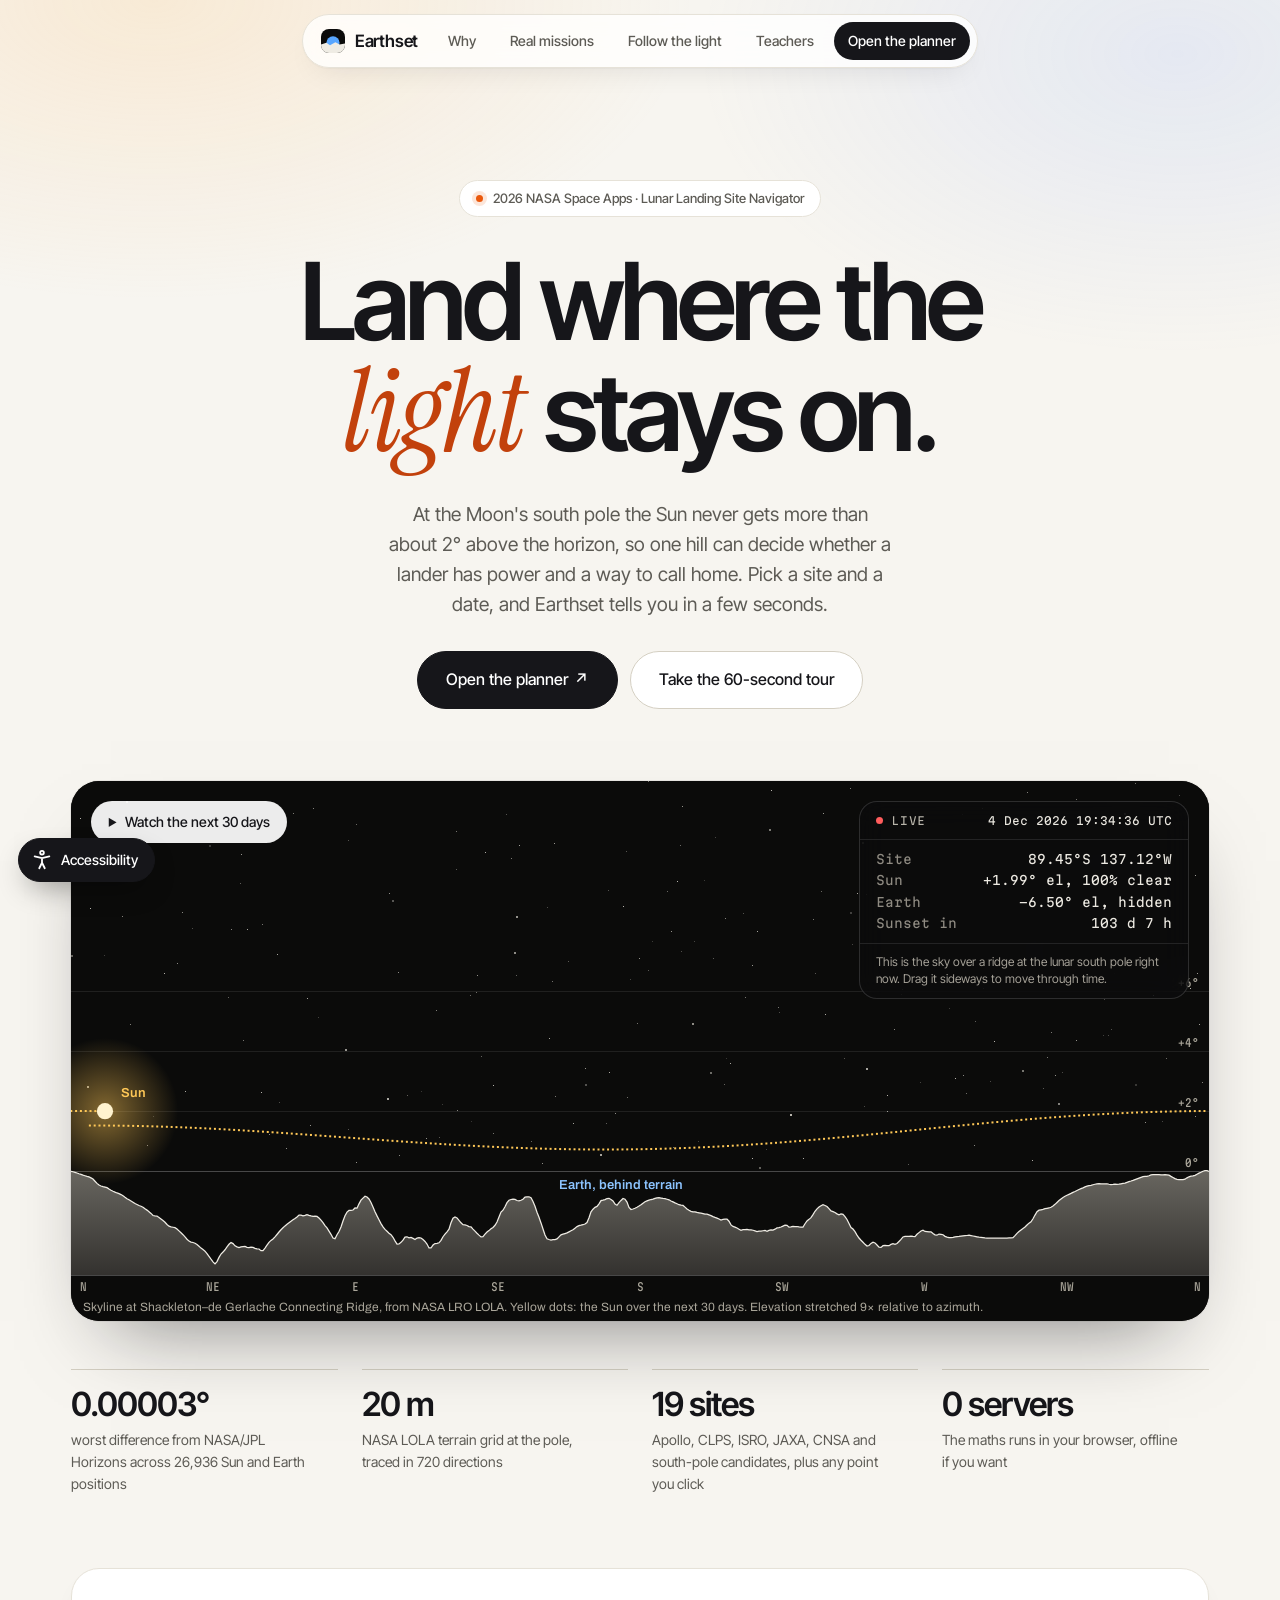
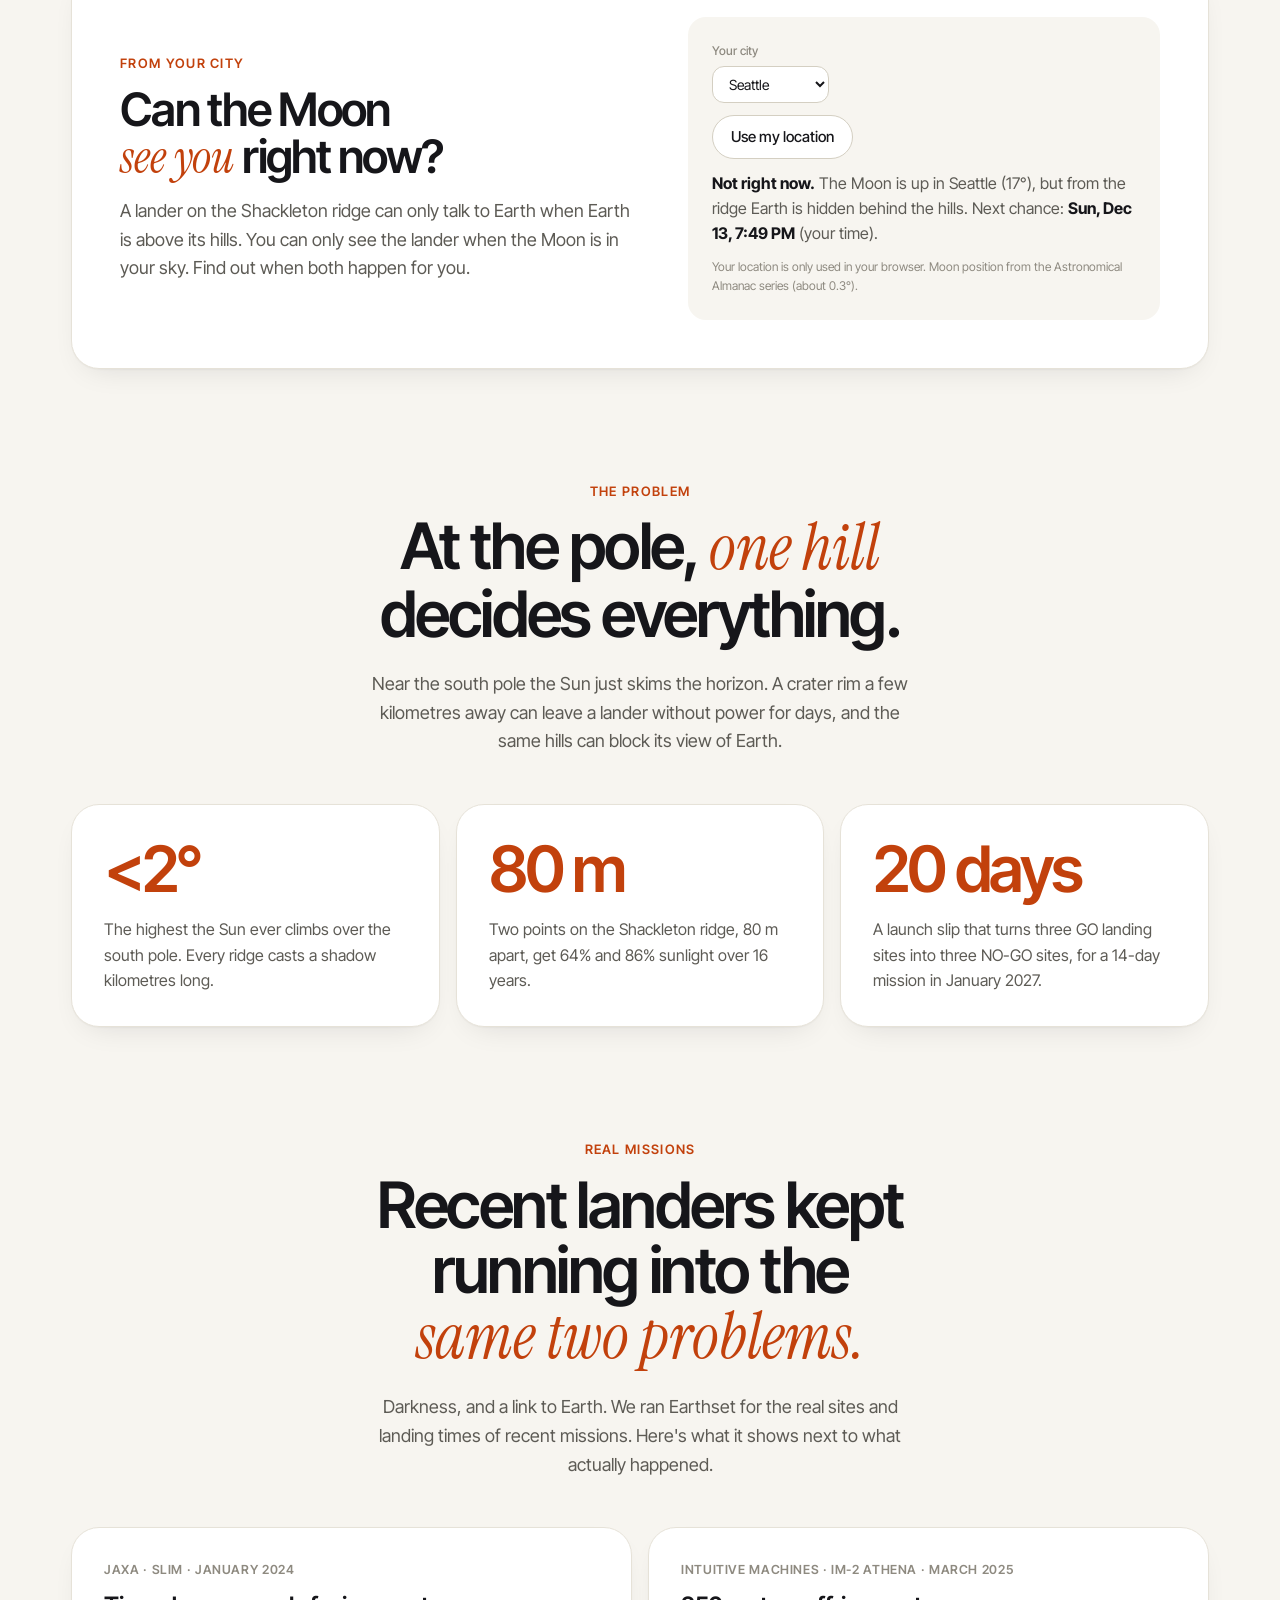
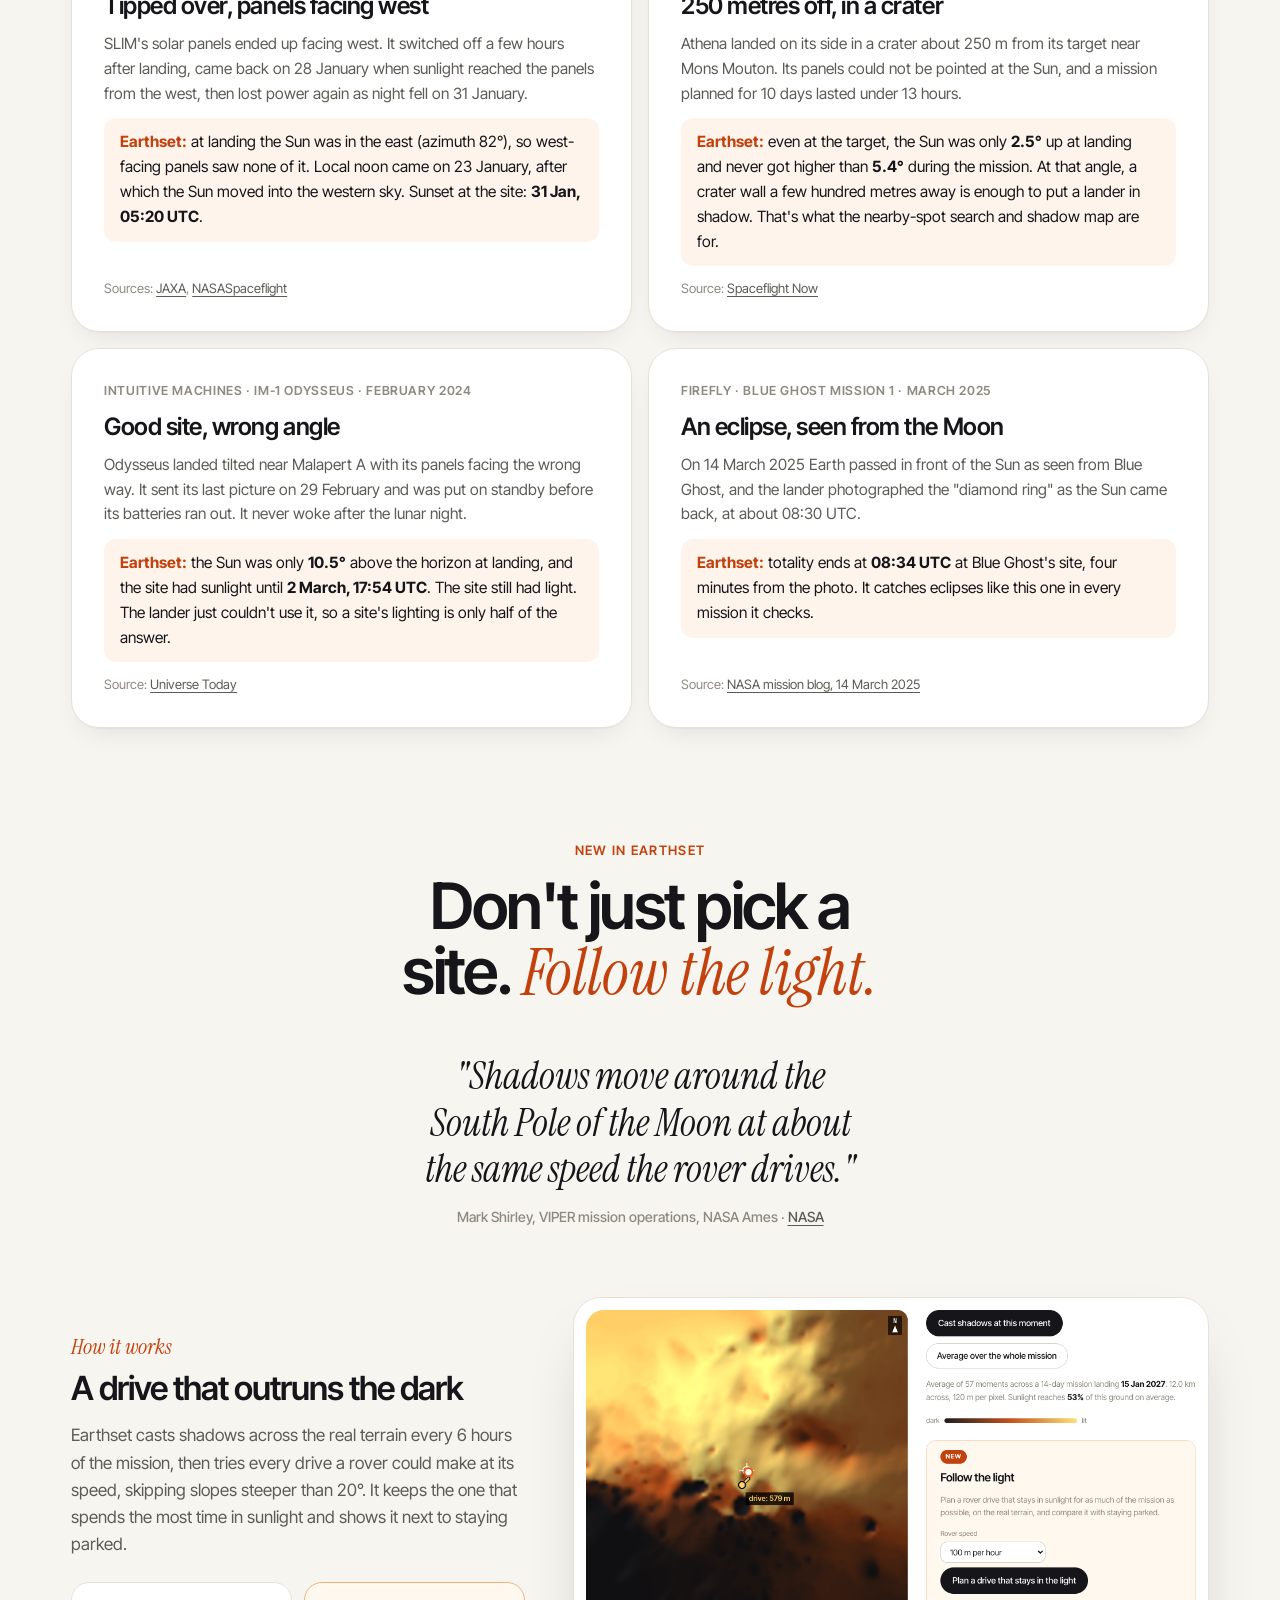
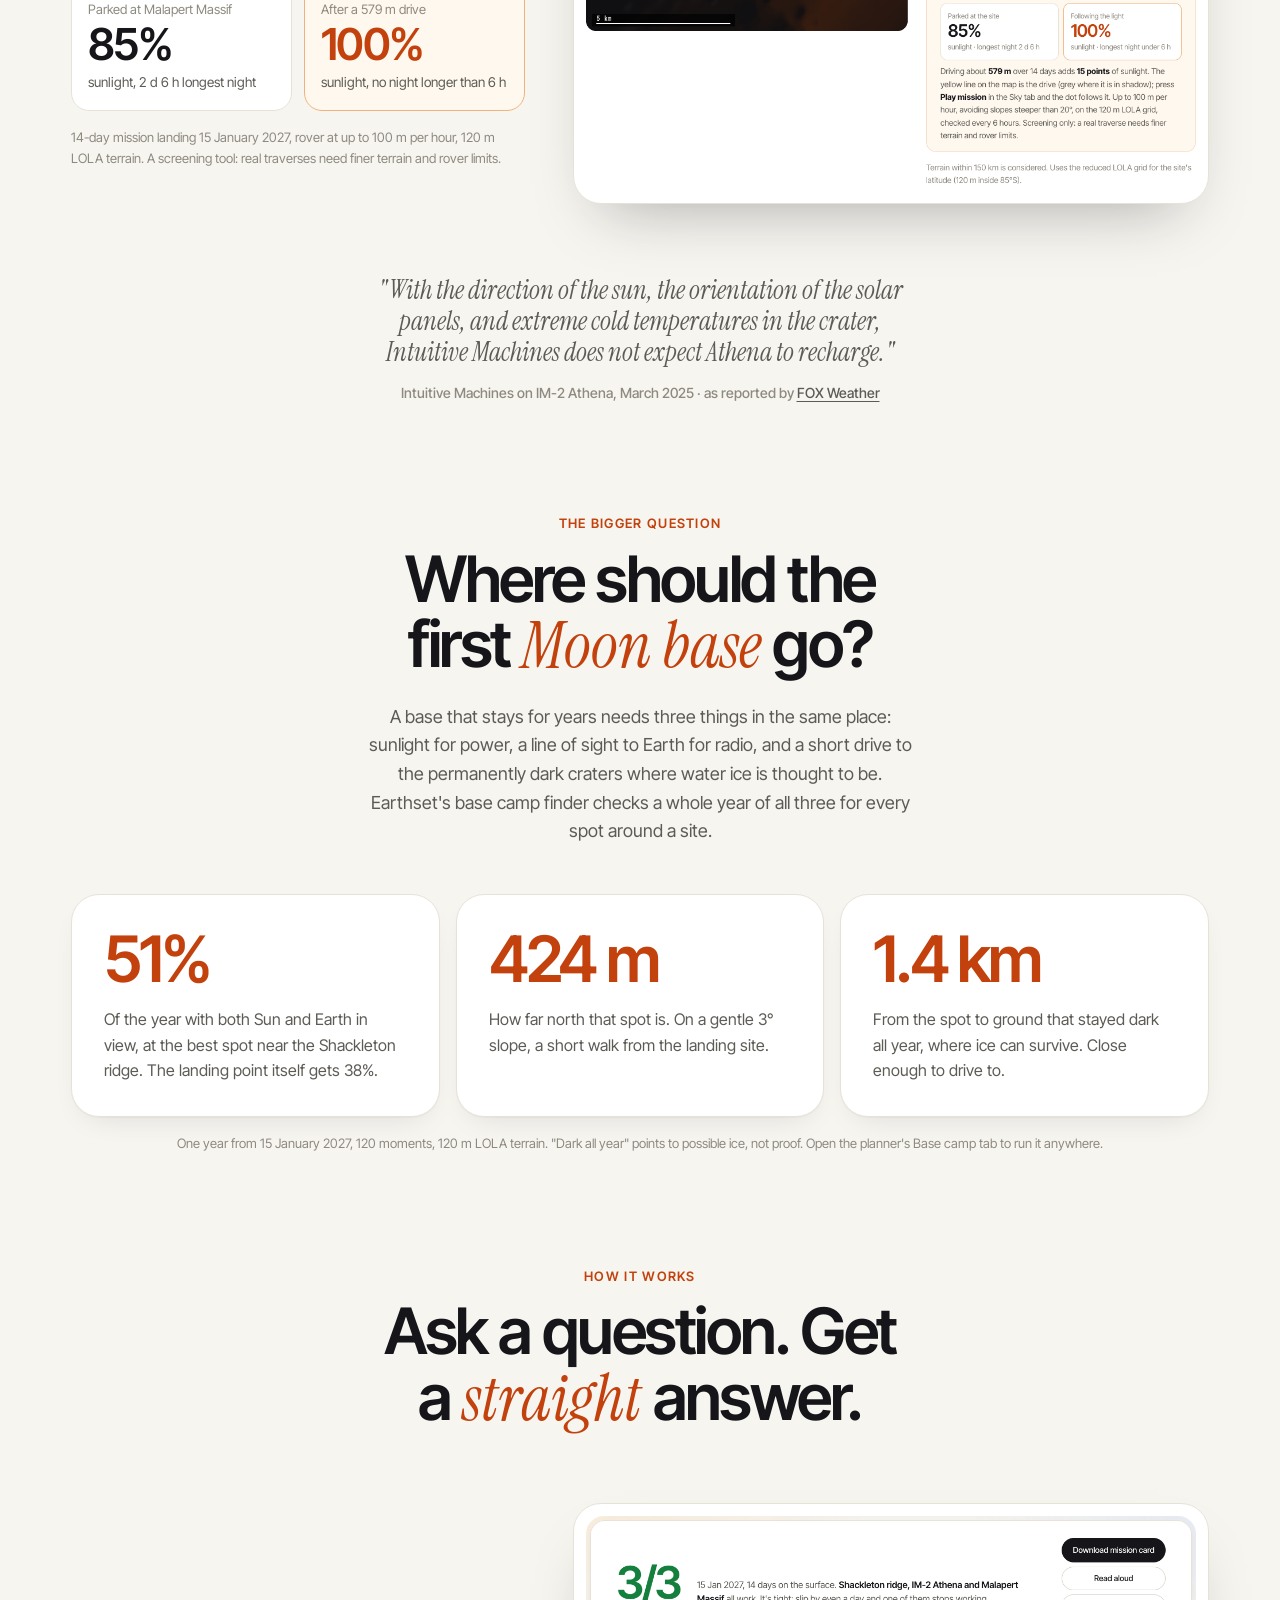
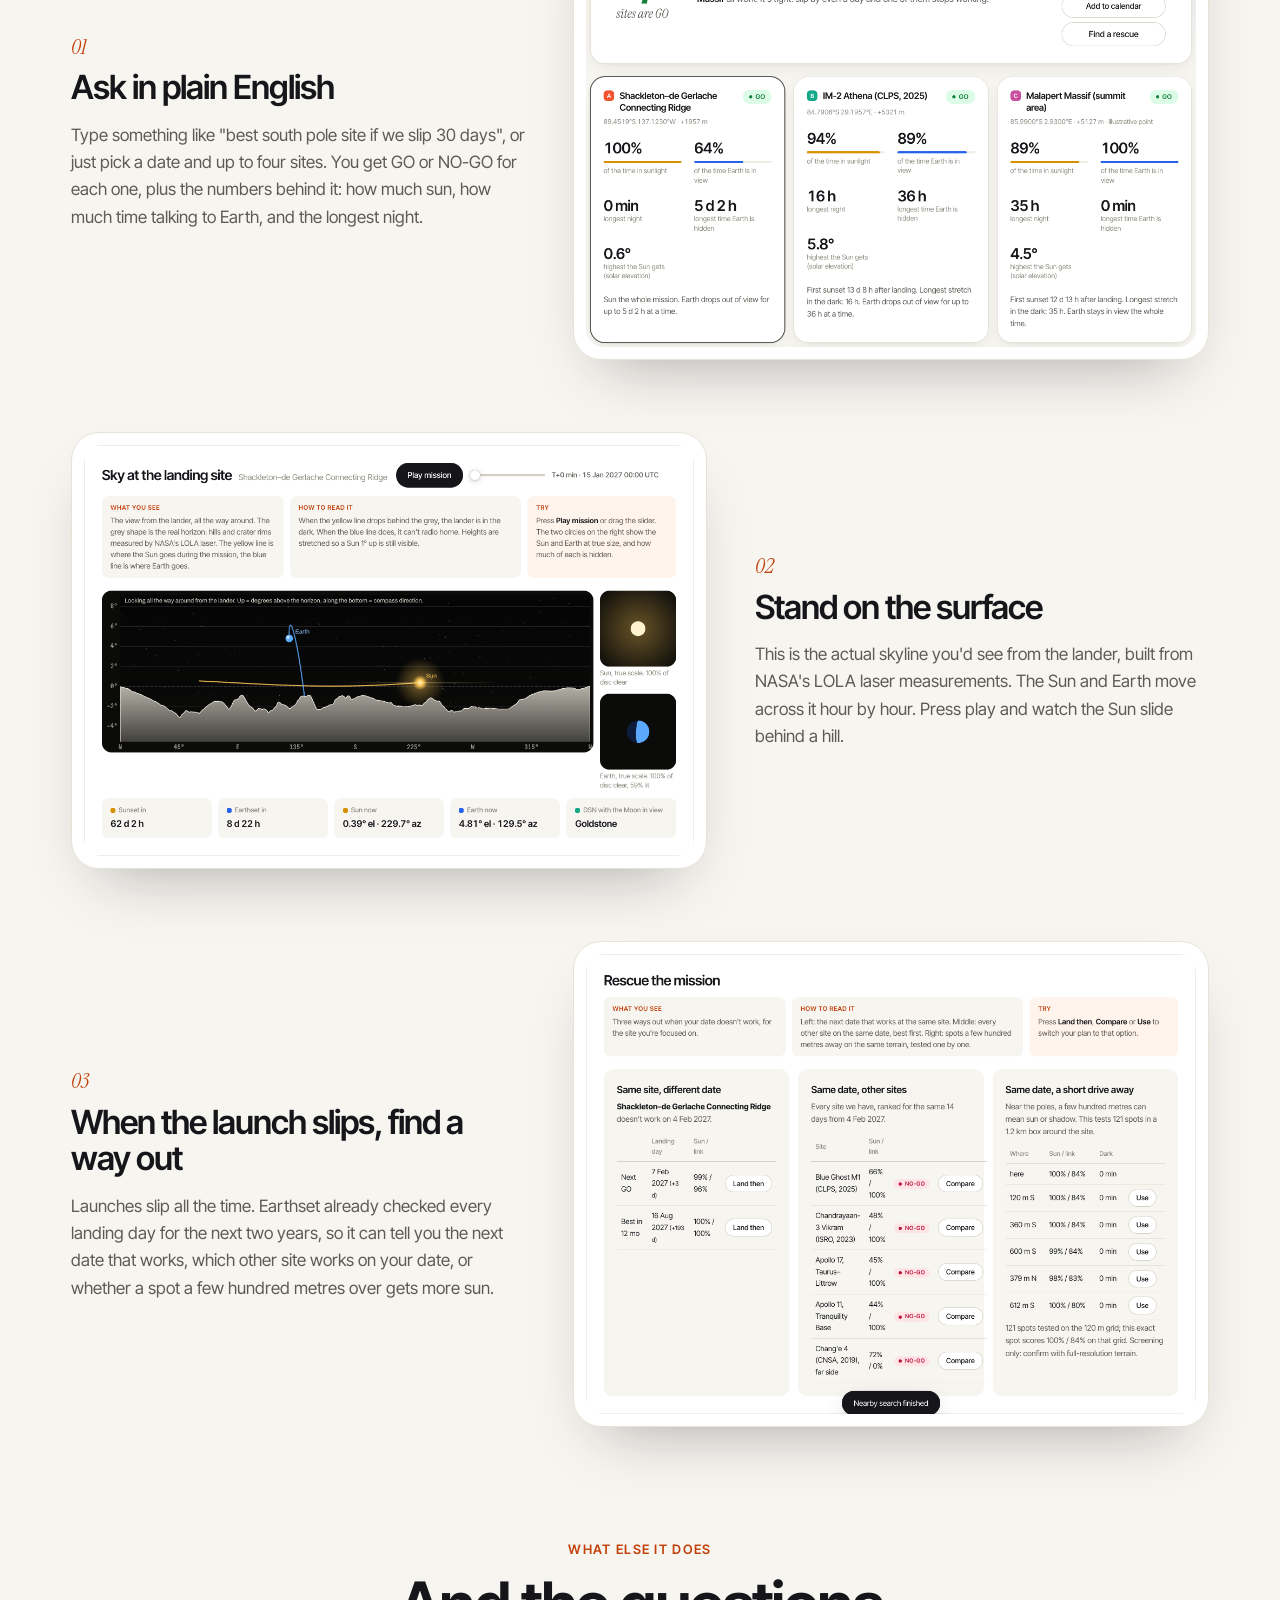
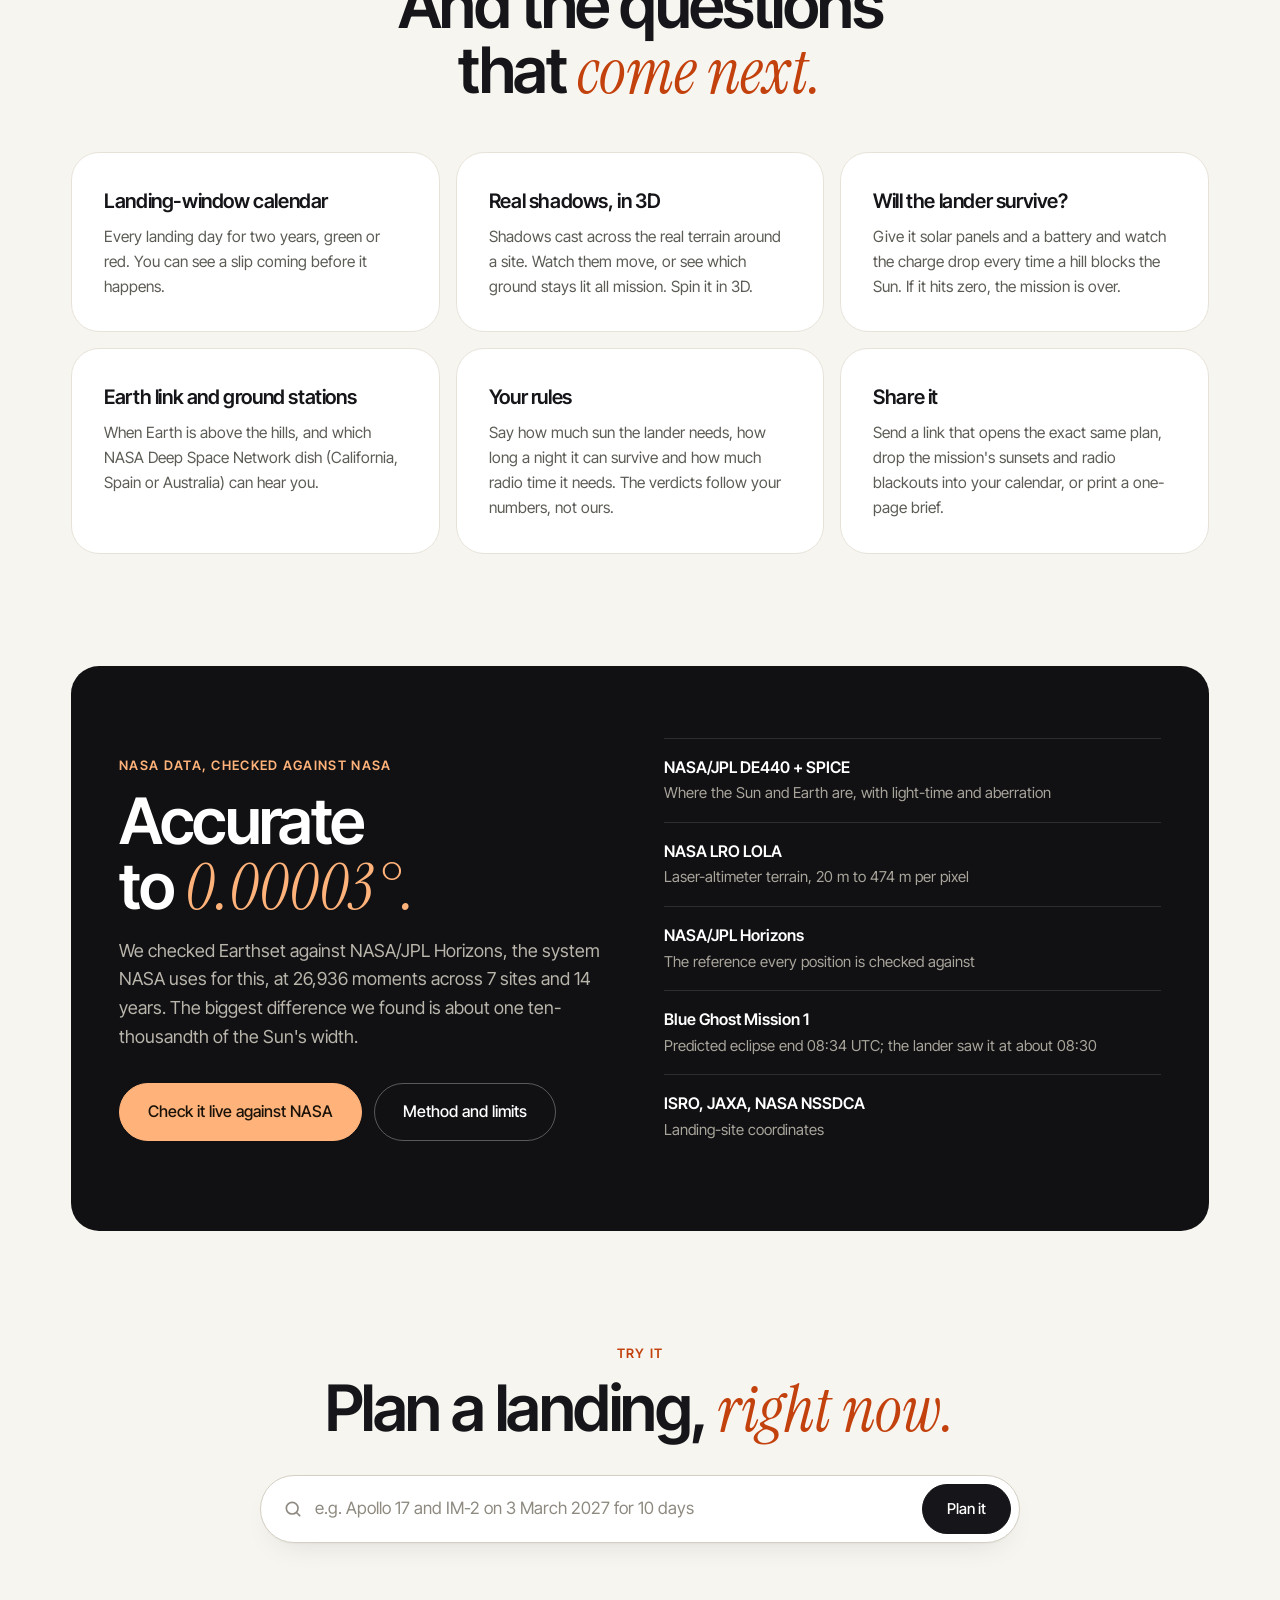
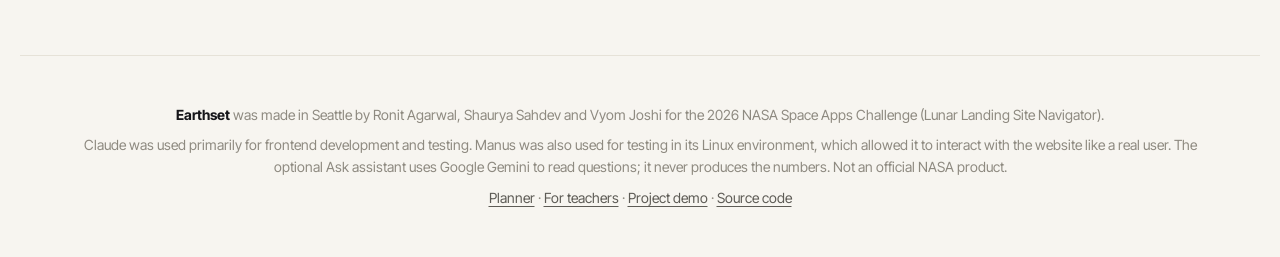
<file: index.html>
<!doctype html>
<html lang="en">
<head>
<meta charset="utf-8">
<meta name="viewport" content="width=device-width, initial-scale=1">
<title>Earthset: Lunar Landing Window Navigator</title>
<meta name="description" content="Will a Moon lander have sunlight and a radio link to Earth? Earthset answers for any site and any date, using NASA terrain and ephemeris data validated against NASA/JPL Horizons.">
<meta name="generator" content="Built for the 2026 NASA Space Apps Challenge. Claude was primarily used for frontend development and testing; Manus was also used for testing in a Linux environment.">
<link rel="icon" href="data:image/svg+xml,%3Csvg xmlns='http://www.w3.org/2000/svg' viewBox='0 0 40 40'%3E%3Crect width='40' height='40' fill='%230b0b0a'/%3E%3Ccircle cx='20' cy='23' r='11' fill='%2358a6ff'/%3E%3Cpath d='M0 26 L9 23 L15 27 L24 22 L31 26 L40 24 L40 40 L0 40Z' fill='%23efece4'/%3E%3C/svg%3E">
<script>/* old share links (index.html#s=...) open the planner */ if (/[#&]s=/.test(location.hash)) location.replace('app.html' + location.hash);</script>
<link rel="preconnect" href="https://fonts.googleapis.com"><link rel="preconnect" href="https://fonts.gstatic.com" crossorigin>
<link rel="stylesheet" href="https://fonts.googleapis.com/css2?family=Inter+Tight:wght@400;500;600;700&family=Instrument+Serif:ital@0;1&display=swap">
<link rel="stylesheet" href="css/style.css">
</head>
<body id="top" class="landing">
<a class="skip" href="#why">Skip to content</a>
<header class="mast">
  <a class="brand" href="#top" aria-label="Earthset, top of page">
    <svg viewBox="0 0 40 40" width="30" height="30" aria-hidden="true"><rect width="40" height="40" fill="#0b0b0a"/><circle cx="20" cy="23" r="11" fill="#58a6ff"/><path d="M0 26 L9 23 L15 27 L24 22 L31 26 L40 24 L40 40 L0 40Z" fill="#efece4"/></svg>
    <span class="wm">Earthset</span>
  </a>
  <nav class="mastNav" aria-label="Page">
    <a class="ghost hideS" href="#why">Why</a>
    <a class="ghost hideS" href="#missions">Real missions</a>
    <a class="ghost hideS" href="#light">Follow the light</a>
    <a class="ghost hideS" href="teach.html">Teachers</a>
    <a class="ghost cta" href="app.html">Open the planner</a>
  </nav>
</header>

<section class="hero" id="hero">
  <div class="heroTxt">
    <p class="eyebrow"><i></i>2026 NASA Space Apps · Lunar Landing Site Navigator</p>
    <h1>Land where the <em>light</em> stays on.</h1>
    <p class="lede">At the Moon's south pole the Sun never gets more than about 2° above the horizon, so one hill can decide whether a lander has power and a way to call home. Pick a site and a date, and Earthset tells you in a few seconds.</p>
    <div class="heroBtns"><a class="btn" href="app.html">Open the planner <span aria-hidden="true">↗</span></a><a class="btn ghost" href="app.html?tour=1">Take the 60-second tour</a></div>
  </div>
  <figure class="heroWin" id="heroWin">
    <canvas id="heroCv" aria-label="Live view of the Sun and Earth over the terrain horizon at the Shackleton-de Gerlache ridge"></canvas>
    <button id="heroPlay" class="heroPlay" type="button" aria-pressed="false">Watch the next 30 days</button>
    <p id="heroCap" class="heroCap" aria-live="polite" hidden></p>
    <div class="live" id="live">
      <p class="liveHd"><i></i><span id="liveMode">Live</span><b id="liveClock"></b></p>
      <dl>
        <dt>Site</dt><dd id="liveSite"></dd>
        <dt>Sun</dt><dd id="liveSun"></dd>
        <dt>Earth</dt><dd id="liveEarth"></dd>
        <dt id="liveEvL">Sunset in</dt><dd id="liveEv"></dd>
      </dl>
      <p class="liveHint">This is the sky over a ridge at the lunar south pole right now. Drag it sideways to move through time. <button id="liveReset" hidden>Back to now</button></p>
    </div>
  </figure>
</section>

<ul class="facts" aria-label="Key numbers">
  <li><b>0.00003°</b><span>worst difference from NASA/JPL Horizons across 26,936 Sun and Earth positions</span></li>
  <li><b>20 m</b><span>NASA LOLA terrain grid at the pole, traced in 720 directions</span></li>
  <li><b>19 sites</b><span>Apollo, CLPS, ISRO, JAXA, CNSA and south-pole candidates, plus any point you click</span></li>
  <li><b>0 servers</b><span>The maths runs in your browser, offline if you want</span></li>
</ul>

<section class="lsec seeYouSec" id="connect">
  <div class="seeYou" id="seeYou">
    <div><p class="kicker">From your city</p><h2 class="lh2 sm">Can the Moon <em>see you</em> right now?</h2>
      <p class="lsub">A lander on the Shackleton ridge can only talk to Earth when Earth is above its hills. You can only see the lander when the Moon is in your sky. Find out when both happen for you.</p></div>
    <div class="syCard">
      <label>Your city <select aria-label="Choose a city"></select></label>
      <button type="button" class="ghost syGeo">Use my location</button>
      <p class="syOut" aria-live="polite"></p>
      <small>Your location is only used in your browser. Moon position from the Astronomical Almanac series (about 0.3°).</small>
    </div>
  </div>
</section>

<section class="lsec" id="why">
  <p class="kicker">The problem</p>
  <h2 class="lh2">At the pole, <em>one hill</em> decides everything.</h2>
  <p class="lsub">Near the south pole the Sun just skims the horizon. A crater rim a few kilometres away can leave a lander without power for days, and the same hills can block its view of Earth.</p>
  <div class="why3">
    <div><b>&lt;2°</b><p>The highest the Sun ever climbs over the south pole. Every ridge casts a shadow kilometres long.</p></div>
    <div><b>80 m</b><p>Two points on the Shackleton ridge, 80 m apart, get 64% and 86% sunlight over 16 years.</p></div>
    <div><b>20 days</b><p>A launch slip that turns three GO landing sites into three NO-GO sites, for a 14-day mission in January 2027.</p></div>
  </div>
</section>

<section class="lsec" id="missions">
  <p class="kicker">Real missions</p>
  <h2 class="lh2">Recent landers kept running into the <em>same two problems.</em></h2>
  <p class="lsub">Darkness, and a link to Earth. We ran Earthset for the real sites and landing times of recent missions. Here's what it shows next to what actually happened.</p>
  <div class="mis">
    <article>
      <p class="misTag">JAXA · SLIM · January 2024</p>
      <h3>Tipped over, panels facing west</h3>
      <p class="misHap">SLIM's solar panels ended up facing west. It switched off a few hours after landing, came back on 28 January when sunlight reached the panels from the west, then lost power again as night fell on 31 January.</p>
      <p class="misES"><b>Earthset:</b> at landing the Sun was in the east (azimuth 82°), so west-facing panels saw none of it. Local noon came on 23 January, after which the Sun moved into the western sky. Sunset at the site: <b>31 Jan, 05:20 UTC</b>.</p>
      <p class="misSrc">Sources: <a href="https://global.jaxa.jp/projects/sas/slim/">JAXA</a>, <a href="https://www.nasaspaceflight.com/2024/01/slim-landing/">NASASpaceflight</a></p>
    </article>
    <article>
      <p class="misTag">Intuitive Machines · IM-2 Athena · March 2025</p>
      <h3>250 metres off, in a crater</h3>
      <p class="misHap">Athena landed on its side in a crater about 250 m from its target near Mons Mouton. Its panels could not be pointed at the Sun, and a mission planned for 10 days lasted under 13 hours.</p>
      <p class="misES"><b>Earthset:</b> even at the target, the Sun was only <b>2.5°</b> up at landing and never got higher than <b>5.4°</b> during the mission. At that angle, a crater wall a few hundred metres away is enough to put a lander in shadow. That's what the nearby-spot search and shadow map are for.</p>
      <p class="misSrc">Source: <a href="https://spaceflightnow.com/2025/03/07/intuitive-machines-im-2-mission-ends-with-lander-on-its-side-on-the-moon/">Spaceflight Now</a></p>
    </article>
    <article>
      <p class="misTag">Intuitive Machines · IM-1 Odysseus · February 2024</p>
      <h3>Good site, wrong angle</h3>
      <p class="misHap">Odysseus landed tilted near Malapert A with its panels facing the wrong way. It sent its last picture on 29 February and was put on standby before its batteries ran out. It never woke after the lunar night.</p>
      <p class="misES"><b>Earthset:</b> the Sun was only <b>10.5°</b> above the horizon at landing, and the site had sunlight until <b>2 March, 17:54 UTC</b>. The site still had light. The lander just couldn't use it, so a site's lighting is only half of the answer.</p>
      <p class="misSrc">Source: <a href="https://www.universetoday.com/articles/lunar-night-permanently-ends-the-odysseus-mission">Universe Today</a></p>
    </article>
    <article>
      <p class="misTag">Firefly · Blue Ghost Mission 1 · March 2025</p>
      <h3>An eclipse, seen from the Moon</h3>
      <p class="misHap">On 14 March 2025 Earth passed in front of the Sun as seen from Blue Ghost, and the lander photographed the "diamond ring" as the Sun came back, at about 08:30 UTC.</p>
      <p class="misES"><b>Earthset:</b> totality ends at <b>08:34 UTC</b> at Blue Ghost's site, four minutes from the photo. It catches eclipses like this one in every mission it checks.</p>
      <p class="misSrc">Source: <a href="https://www.nasa.gov/blogs/missions/2025/03/14/">NASA mission blog, 14 March 2025</a></p>
    </article>
  </div>
</section>

<section class="lsec" id="light">
  <p class="kicker">New in Earthset</p>
  <h2 class="lh2">Don't just pick a site. <em>Follow the light.</em></h2>
  <blockquote class="quote">"Shadows move around the South Pole of the Moon at about the same speed the rover drives."<cite>Mark Shirley, VIPER mission operations, NASA Ames · <a href="https://www.nasa.gov/feature/ames/viper-rover-will-get-driving-headlights">NASA</a></cite></blockquote>
  <div class="step">
    <div class="stepTxt"><span class="num">How it works</span><h3>A drive that outruns the dark</h3><p>Earthset casts shadows across the real terrain every 6 hours of the mission, then tries every drive a rover could make at its speed, skipping slopes steeper than 20°. It keeps the one that spends the most time in sunlight and shows it next to staying parked.</p>
      <div class="rtStat"><div><small>Parked at Malapert Massif</small><b>85%</b><span>sunlight, 2 d 6 h longest night</span></div><div class="win"><small>After a 579 m drive</small><b>100%</b><span>sunlight, no night longer than 6 h</span></div></div>
      <p class="fine2">14-day mission landing 15 January 2027, rover at up to 100 m per hour, 120 m LOLA terrain. A screening tool: real traverses need finer terrain and rover limits.</p></div>
    <figure class="shot"><img src="demo/img/route.png" alt="Follow the light at Malapert Massif: a short drive on the shadow map, with the parked rover at 85 percent sunlight and the driving rover at 100 percent" loading="lazy"></figure>
  </div>
  <blockquote class="quote small">"With the direction of the sun, the orientation of the solar panels, and extreme cold temperatures in the crater, Intuitive Machines does not expect Athena to recharge."<cite>Intuitive Machines on IM-2 Athena, March 2025 · as reported by <a href="https://www.foxweather.com/earth-space/intuitive-machines-nova-c-athena-lands-on-side-mission-ends">FOX Weather</a></cite></blockquote>
</section>

<section class="lsec" id="base">
  <p class="kicker">The bigger question</p>
  <h2 class="lh2">Where should the first <em>Moon base</em> go?</h2>
  <p class="lsub">A base that stays for years needs three things in the same place: sunlight for power, a line of sight to Earth for radio, and a short drive to the permanently dark craters where water ice is thought to be. Earthset's base camp finder checks a whole year of all three for every spot around a site.</p>
  <div class="why3">
    <div><b>51%</b><p>Of the year with both Sun and Earth in view, at the best spot near the Shackleton ridge. The landing point itself gets 38%.</p></div>
    <div><b>424 m</b><p>How far north that spot is. On a gentle 3° slope, a short walk from the landing site.</p></div>
    <div><b>1.4 km</b><p>From the spot to ground that stayed dark all year, where ice can survive. Close enough to drive to.</p></div>
  </div>
  <p class="fine2">One year from 15 January 2027, 120 moments, 120 m LOLA terrain. "Dark all year" points to possible ice, not proof. Open the planner's Base camp tab to run it anywhere.</p>
</section>

<section class="lsec" id="how">
  <p class="kicker">How it works</p>
  <h2 class="lh2">Ask a question. Get a <em>straight</em> answer.</h2>
  <div class="step">
    <div class="stepTxt"><span class="num">01</span><h3>Ask in plain English</h3><p>Type something like "best south pole site if we slip 30 days", or just pick a date and up to four sites. You get GO or NO-GO for each one, plus the numbers behind it: how much sun, how much time talking to Earth, and the longest night.</p></div>
    <figure class="shot"><img src="demo/img/cards_go.png" alt="Earthset's answer: 3 of 3 sites GO, with a card per site showing sunlight, Earth link and longest darkness" loading="lazy"></figure>
  </div>
  <div class="step rev">
    <div class="stepTxt"><span class="num">02</span><h3>Stand on the surface</h3><p>This is the actual skyline you'd see from the lander, built from NASA's LOLA laser measurements. The Sun and Earth move across it hour by hour. Press play and watch the Sun slide behind a hill.</p></div>
    <figure class="shot"><img src="demo/img/sky.png" alt="Sky view: the terrain horizon at the landing site with the paths of the Sun and Earth" loading="lazy"></figure>
  </div>
  <div class="step">
    <div class="stepTxt"><span class="num">03</span><h3>When the launch slips, find a way out</h3><p>Launches slip all the time. Earthset already checked every landing day for the next two years, so it can tell you the next date that works, which other site works on your date, or whether a spot a few hundred metres over gets more sun.</p></div>
    <figure class="shot"><img src="demo/img/rescue.png" alt="Rescue panel: next GO date, other sites for the same date, and better spots nearby" loading="lazy"></figure>
  </div>
</section>

<section class="lsec" id="features">
  <p class="kicker">What else it does</p>
  <h2 class="lh2">And the questions that <em>come next.</em></h2>
  <div class="feat">
    <div><h3>Landing-window calendar</h3><p>Every landing day for two years, green or red. You can see a slip coming before it happens.</p></div>
    <div><h3>Real shadows, in 3D</h3><p>Shadows cast across the real terrain around a site. Watch them move, or see which ground stays lit all mission. Spin it in 3D.</p></div>
    <div><h3>Will the lander survive?</h3><p>Give it solar panels and a battery and watch the charge drop every time a hill blocks the Sun. If it hits zero, the mission is over.</p></div>
    <div><h3>Earth link and ground stations</h3><p>When Earth is above the hills, and which NASA Deep Space Network dish (California, Spain or Australia) can hear you.</p></div>
    <div><h3>Your rules</h3><p>Say how much sun the lander needs, how long a night it can survive and how much radio time it needs. The verdicts follow your numbers, not ours.</p></div>
    <div><h3>Share it</h3><p>Send a link that opens the exact same plan, drop the mission's sunsets and radio blackouts into your calendar, or print a one-page brief.</p></div>
  </div>
</section>

<section class="lsec" id="data">
  <div class="dataBand">
    <div>
      <p class="kicker">NASA data, checked against NASA</p>
      <h2 class="lh2">Accurate to <em>0.00003°.</em></h2>
      <p class="lsub">We checked Earthset against NASA/JPL Horizons, the system NASA uses for this, at 26,936 moments across 7 sites and 14 years. The biggest difference we found is about one ten-thousandth of the Sun's width.</p>
      <div class="lcBtns"><button id="lcBtn" class="btn lc">Check it live against NASA</button><a class="btn ghost" href="app.html?view=method">Method and limits</a></div>
      <div id="lcOut" class="lcOut" hidden aria-live="polite"></div>
    </div>
    <ul class="srcList">
      <li><b>NASA/JPL DE440 + SPICE</b><span>Where the Sun and Earth are, with light-time and aberration</span></li>
      <li><b>NASA LRO LOLA</b><span>Laser-altimeter terrain, 20 m to 474 m per pixel</span></li>
      <li><b>NASA/JPL Horizons</b><span>The reference every position is checked against</span></li>
      <li><b>Blue Ghost Mission 1</b><span>Predicted eclipse end 08:34 UTC; the lander saw it at about 08:30</span></li>
      <li><b>ISRO, JAXA, NASA NSSDCA</b><span>Landing-site coordinates</span></li>
    </ul>
  </div>
</section>

<section class="lsec tryIt" id="try">
  <p class="kicker">Try it</p>
  <h2 class="lh2">Plan a landing, <em>right now.</em></h2>
  <form class="askBox" id="landAsk" action="app.html" autocomplete="off">
    <svg width="20" height="20" viewBox="0 0 24 24" fill="none" stroke="currentColor" stroke-width="2" stroke-linecap="round" aria-hidden="true"><circle cx="11" cy="11" r="7"/><path d="M20 20l-3.5-3.5"/></svg>
    <input name="q" type="text" placeholder="e.g. Apollo 17 and IM-2 on 3 March 2027 for 10 days" aria-label="Describe a landing in plain English">
    <button type="submit">Plan it</button>
  </form>
</section>

<footer class="lfoot">
  <p><b>Earthset</b> was made in Seattle by Ronit Agarwal, Shaurya Sahdev and Vyom Joshi for the 2026 NASA Space Apps Challenge (Lunar Landing Site Navigator).</p>
  <p>Claude was used primarily for frontend development and testing. Manus was also used for testing in its Linux environment, which allowed it to interact with the website like a real user. The optional Ask assistant uses Google Gemini to read questions; it never produces the numbers. Not an official NASA product.</p>
  <p><a href="app.html">Planner</a> · <a href="teach.html">For teachers</a> · <a href="https://drive.google.com/file/d/1Wi_oaRwbbQ3BdMiC5q5s_HzA9GgTKL9V/view?usp=sharing">Project demo</a> · <a href="https://github.com/BoyTiger-1/NASA-Space-Apps">Source code</a></p>
</footer>
<script type="module" src="js/landing.js"></script>
</body>
</html>
</file>
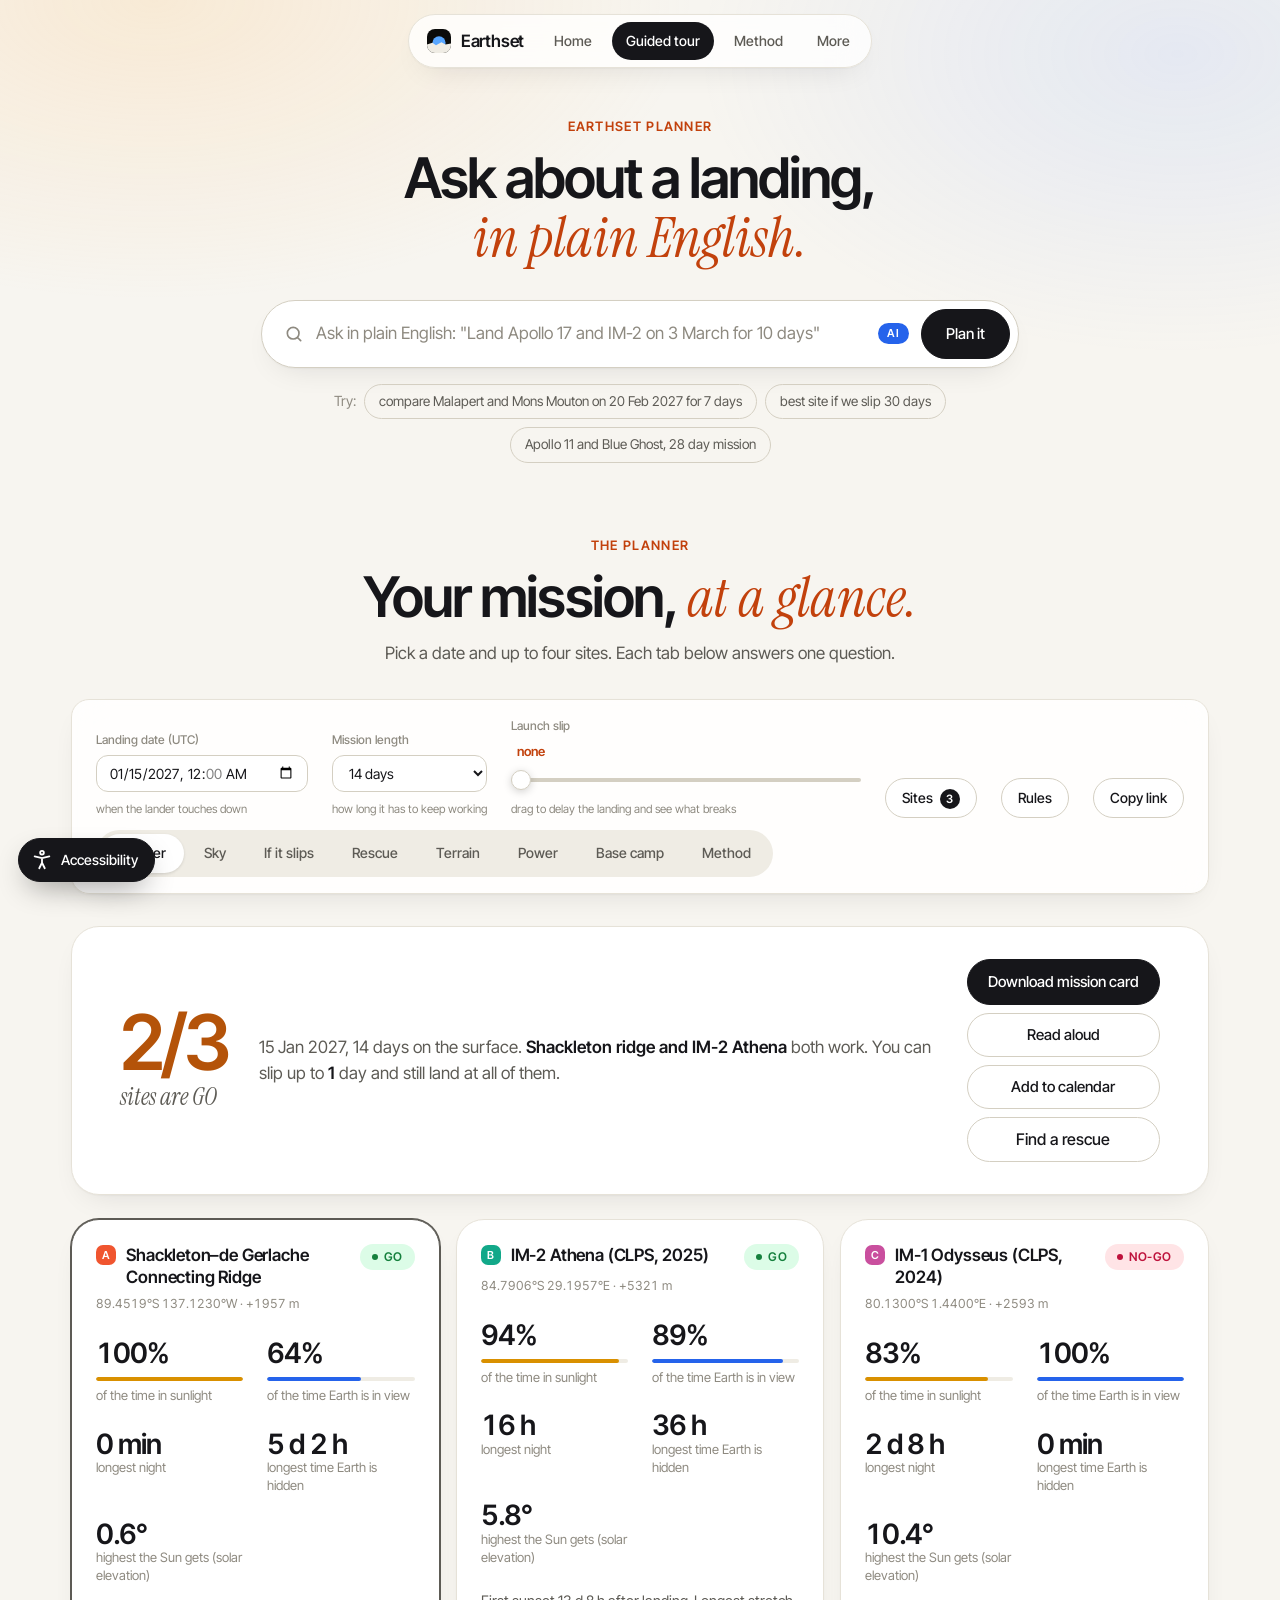
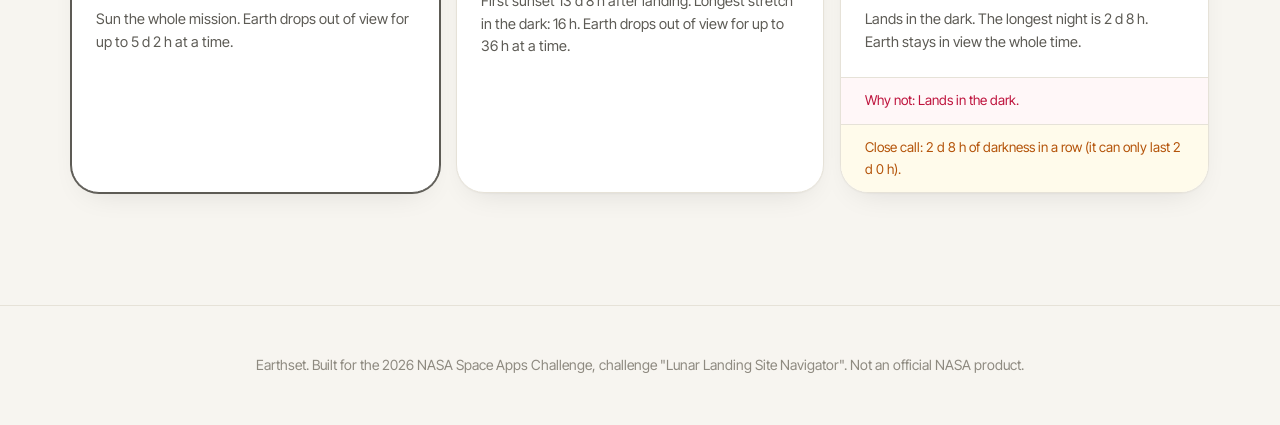
<file: app.html>
<!doctype html>
<html lang="en">
<head>
<meta charset="utf-8">
<meta name="viewport" content="width=device-width, initial-scale=1">
<title>Earthset Planner</title>
<meta name="description" content="Compare lunar landing sites and dates in seconds. Sun and Earth positions over the real LOLA terrain horizon, validated against NASA/JPL Horizons.">
<meta name="generator" content="Built for the 2026 NASA Space Apps Challenge. Claude was primarily used for frontend development and testing; Manus was also used for testing in a Linux environment.">
<link rel="icon" href="data:image/svg+xml,%3Csvg xmlns='http://www.w3.org/2000/svg' viewBox='0 0 40 40'%3E%3Crect width='40' height='40' fill='%230b0b0a'/%3E%3Ccircle cx='20' cy='23' r='11' fill='%2358a6ff'/%3E%3Cpath d='M0 26 L9 23 L15 27 L24 22 L31 26 L40 24 L40 40 L0 40Z' fill='%23efece4'/%3E%3C/svg%3E">
<link rel="preload" href="fonts/archivo-wdth.woff2" as="font" type="font/woff2" crossorigin>
<link rel="preload" href="fonts/martianmono.woff2" as="font" type="font/woff2" crossorigin>
<link rel="preconnect" href="https://fonts.googleapis.com"><link rel="preconnect" href="https://fonts.gstatic.com" crossorigin>
<link rel="stylesheet" href="https://fonts.googleapis.com/css2?family=Inter+Tight:wght@400;500;600;700&family=Instrument+Serif:ital@0;1&display=swap">
<link rel="stylesheet" href="css/style.css">
</head>
<body id="top" class="appPage">
<a class="skip" href="#start">Skip to the planner</a>
<header class="mast">
  <a class="brand" href="./" aria-label="Earthset home">
    <svg viewBox="0 0 40 40" width="30" height="30" aria-hidden="true"><rect width="40" height="40" fill="#0b0b0a"/><circle cx="20" cy="23" r="11" fill="#58a6ff"/><path d="M0 26 L9 23 L15 27 L24 22 L31 26 L40 24 L40 40 L0 40Z" fill="#efece4"/></svg>
    <span class="wm">Earthset</span>
  </a>
  <p class="mastSub">Lunar landing window navigator <span>2026 NASA Space Apps Challenge</span></p>
  <nav class="mastNav" aria-label="Page">
    <a class="ghost" href="./">Home</a>
    <button id="tourBtn" class="ghost">Guided tour</button>
    <a class="ghost" href="#about" data-goto="about">Method</a>
    <details class="more"><summary class="ghost" aria-label="More options">More</summary>
      <div class="moreMenu">
        <p>Detail level</p>
        <div class="seg" role="group" aria-label="Detail level">
          <button id="modeExplorer" class="on" title="Simple view">Simple</button>
          <button id="modePlanner" title="More numbers for mission planners">Detailed</button>
        </div>
        <button id="printBtn" class="ghost" title="Print or save this scenario as a PDF brief">Print brief</button>
        <a class="ghost" href="teach.html">Classroom activities</a>
        <p>AI assistant <b id="aiState" class="aiState">Off</b></p>
        <input id="aiKey" type="password" placeholder="Paste a Gemini API key" autocomplete="off" aria-label="Gemini API key">
        <div class="aiBtns"><button id="aiSave" class="ghost" type="button">Turn on</button><button id="aiForget" class="ghost" type="button" hidden>Remove key</button></div>
        <small class="aiHelp">Google Gemini reads free-form questions and summarises the results. On the hosted site it is built in; here you can also use your own key, which stays in this browser. Without AI, Earthset uses its offline parser.</small>
      </div>
    </details>
  </nav>
</header>





<section class="ask" id="start" aria-label="Ask Earthset">
  <p class="kicker">Earthset planner</p>
  <h2 class="askTitle">Ask about a landing, <em>in plain English.</em></h2>
  <form class="askBox" id="askForm" autocomplete="off">
    <svg width="20" height="20" viewBox="0 0 24 24" fill="none" stroke="currentColor" stroke-width="2" stroke-linecap="round" aria-hidden="true"><circle cx="11" cy="11" r="7"/><path d="M20 20l-3.5-3.5"/></svg>
    <input id="askIn" type="text" placeholder="Ask in plain English: &quot;Land Apollo 17 and IM-2 on 3 March for 10 days&quot;" aria-label="Describe a mission in plain English">
    <span class="askMode" id="askMode" hidden title="Questions are read by Google Gemini">AI</span>
    <button type="submit" id="askBtn">Plan it</button>
  </form>
  <div class="askEx" id="askEx"><span>Try:</span>
    <button type="button">compare Malapert and Mons Mouton on 20 Feb 2027 for 7 days</button>
    <button type="button">best site if we slip 30 days</button>
    <button type="button">Apollo 11 and Blue Ghost, 28 day mission</button>
  </div>
  <p class="askMsg" id="askMsg" hidden></p>
</section>



<div class="secHead" id="planner"><p class="kicker">The planner</p><h2 class="askTitle">Your mission, <em>at a glance.</em></h2><p class="sub">Pick a date and up to four sites. Each tab below answers one question.</p></div>
<div class="dock">
<section class="controls" id="tool" aria-label="Mission controls">
  <label>Landing date (UTC)<input type="datetime-local" id="date" step="3600"><small class="ih">when the lander touches down</small></label>
  <label>Mission length
    <select id="dur"><option value="3">3 days</option><option value="7">7 days</option><option value="10">10 days</option><option value="14" selected>14 days</option><option value="28">28 days</option><option value="60">60 days</option><option value="180">180 days</option></select><small class="ih">how long it has to keep working</small>
  </label>
  <label class="slip">Launch slip <b id="slipLbl">none</b>
    <input type="range" id="slip" min="0" max="180" value="0" step="1"><small class="ih">drag to delay the landing and see what breaks</small>
  </label>
  <button id="sitesBtn" class="ghost" aria-expanded="false">Sites <b id="sitesN">3</b></button>
  <button id="rulesBtn" class="ghost" aria-expanded="false">Rules</button>
  <button id="shareBtn" class="ghost" title="Copy a link to this exact scenario">Copy link</button>
  <div id="rules" class="pop" hidden>
    <h4>Mission rules <small>what counts as GO</small></h4>
    <label>Minimum sunlit time <span><input type="number" id="rSun" min="0" max="100" step="5"> %</span></label>
    <label>Longest darkness the lander survives <span><input type="number" id="rDark" min="0" max="1000" step="6"> h</span></label>
    <label>Minimum Earth-link time <span><input type="number" id="rComm" min="0" max="100" step="5"> %</span></label>
    <label class="chk"><input type="checkbox" id="rSunL"> Sun must be up at touchdown</label>
    <label class="chk"><input type="checkbox" id="rEarthL"> Earth must be in view at touchdown</label>
  </div>
</section>
<nav class="tabs" id="tabs" aria-label="Views">
  <button data-tab="answer" class="on">Answer</button><button data-tab="sky">Sky</button><button data-tab="slip">If it slips</button><button data-tab="rescue">Rescue</button><button data-tab="terrain">Terrain</button><button data-tab="power">Power</button><button data-tab="base">Base camp</button><button data-tab="method">Method</button>
</nav>
</div>

<div class="printHead" id="printHead"></div>

<aside class="sites" id="sitesDrawer" hidden>
    <h2>Landing sites</h2>
    <p class="hint">Tick up to four to compare. Click a name to focus it.</p>
    <div id="siteList"></div>
    <form id="customForm" class="custom">
      <h3>Custom site</h3>
      <div class="row"><label>Lat °<input id="cLat" type="number" step="any" min="-90" max="90" value="-89.45" required></label><label>Lon °E<input id="cLon" type="number" step="any" min="-360" max="360" value="-137.31" required></label><label>Mast m<input id="cMast" type="number" step="any" min="0" max="100" value="2" required></label></div>
      <button type="submit">Compute horizon from LOLA</button>
      <p class="hint" id="customMsg">Tip: click anywhere on the map to fill these in.</p>
    </form>
  </aside>
<main class="grid">
  

  <div class="main">
    <section class="answer" data-tab="answer" id="answer" aria-live="polite" hidden></section>
    <section id="cards" data-tab="answer" class="cards" aria-live="polite"></section>

    <section class="panel" data-tab="sky" id="panoPanel">
      <div class="phead"><h2>Sky at the landing site <span id="panoSite"></span></h2><div class="scrub"><button id="play" aria-label="Play mission">Play mission</button><input type="range" id="cursor" min="0" max="336" value="0" step="1" aria-label="Mission time"><b id="cursorLbl"></b></div></div>
      <div class="guide"><div><span>What you see</span><p>The view from the lander, all the way around. The grey shape is the real horizon: hills and crater rims measured by NASA's LOLA laser. The yellow line is where the Sun goes during the mission, the blue line is where Earth goes.</p></div><div><span>How to read it</span><p>When the yellow line drops behind the grey, the lander is in the dark. When the blue line does, it can't radio home. Heights are stretched so a Sun 1° up is still visible.</p></div><div><span>Try</span><p>Press <b>Play mission</b> or drag the slider. The two circles on the right show the Sun and Earth at true size, and how much of each is hidden.</p></div></div>
      <div class="panoWrap">
        <canvas id="pano" class="cv" height="300"></canvas>
        <div class="zooms">
          <figure><canvas id="zSun" width="170" height="170"></canvas><figcaption id="zSunCap">Sun, true scale</figcaption></figure>
          <figure><canvas id="zEarth" width="170" height="170"></canvas><figcaption id="zEarthCap">Earth, true scale</figcaption></figure>
        </div>
      </div>
      <div id="countdown" class="countdown"></div>
      <p class="hint keys">Keyboard: <kbd>Space</kbd> plays or pauses, <kbd>←</kbd> <kbd>→</kbd> step one hour, hold <kbd>Shift</kbd> to step a day.</p>
    </section>

    <section class="panel" data-tab="sky" id="tlPanel">
      <div class="phead"><h2>Mission timeline</h2><button id="csv" class="ghost planner-only">Export CSV</button></div>
      <div class="guide"><div><span>What you see</span><p>The whole mission, hour by hour (left = landing, right = the end), for every site you picked.</p></div><div><span>How to read it</span><p>Top chart: how high the Sun (yellow) and Earth (blue) are at site A, with the hills in that direction in grey. Strips below: one pair per site, bright = Sun up or Earth in view, dark = not. Green rows: which NASA Deep Space Network dish can hear the Moon.</p></div><div><span>Try</span><p>Click anywhere on it to jump to that hour. The orange line is the moment you're looking at.</p></div></div>
      <div class="legend"><i style="background:#e0a000"></i>Sun elevation <i style="background:#8d8a80"></i>terrain toward the Sun <i style="background:#1f6fd6"></i>Earth elevation <i class="dash"></i>terrain toward Earth <i style="background:#12a889"></i>a NASA dish on Earth can see the Moon</div>
      <canvas id="timeline" class="cv" height="260"></canvas>
    </section>

    <section class="panel" data-tab="power" id="enPanel">
      <div class="phead"><h2>Will the lander survive? <small>battery model</small></h2>
        <select id="enPreset" aria-label="Lander preset"><option value="650,300,50,1500">Small lander (example)</option><option value="250,120,25,800">Rover (example)</option><option value="900,350,60,30000">Night-survival lander, large battery (example)</option></select></div>
      <div class="guide"><div><span>What you see</span><p>A simple battery for your lander, run on the real sunlight at each site. You set the lander: <b>solar array</b> = power from the panels in full Sun, <b>awake load</b> = what it uses while working, <b>sleep load</b> = what it needs to survive the dark, <b>battery</b> = energy it can store, <b>downlink</b> = data rate home.</p></div><div><span>How to read it</span><p>Each line is one site's battery charge from landing (left) to the end (right). It falls whenever the Sun is hidden. Red marks along the bottom mean the battery is empty and the lander is dead. The boxes below give the verdict and how much data it could send home.</p></div><div><span>Try</span><p>Pick <b>Rover</b> from the menu, or make the battery smaller until a site runs out.</p></div></div>
      <div class="enIn">
        <label>Solar array <span><input id="enArr" type="number" min="0" step="50"> W</span></label>
        <label>Awake load <span><input id="enLoad" type="number" min="0" step="10"> W</span></label>
        <label>Sleep load <span><input id="enSleep" type="number" min="0" step="5"> W</span></label>
        <label>Battery <span><input id="enBatt" type="number" min="1" step="100"> Wh</span></label>
        <label>Downlink <span><input id="enMbps" type="number" min="0" step="0.5"> Mbps</span></label>
        <label class="chk"><input id="enTrack" type="checkbox"> Array tracks the Sun</label>
      </div>
      <canvas id="energy" class="cv" height="170"></canvas>
      <div id="enOut" class="countdown"></div>
    </section>

    <section class="panel" data-tab="slip" id="calPanel">
      <div class="phead"><h2>Landing-window calendar <small>next 24 months, click a day to land then</small></h2></div>
      <div class="guide"><div><span>What you see</span><p>Every possible landing day for the next two years, one row per site.</p></div><div><span>How to read it</span><p>Each thin column is one landing day. <b>Green</b> = a mission landing that day meets your rules, <b>amber</b> = close, <b>dark red</b> = no. The thin yellow and blue lines under each row show how much Sun and Earth link that mission would get. White line = your planned date, orange line = the date after the slip.</p></div><div><span>Try</span><p>Hover a day for its numbers, click a green day to land then, or drag <b>Launch slip</b> at the top.</p></div></div>
      <div class="legend"><i class="go"></i>GO <i class="marg"></i>marginal <i class="nogo"></i>NO-GO <i class="lineA"></i>planned date <i class="lineB"></i>date after the slip</div>
      <div class="calWrap"><canvas id="cal" class="cv" height="160"></canvas><div id="calTip" class="tip" hidden></div></div>
    </section>

    <section class="panel" data-tab="slip" id="rankPanel">
      <div class="phead"><h2>Which site forgives a slip? <small id="rankInfo"></small></h2></div>
      <div class="guide"><div><span>What you see</span><p>The same two-year calendar for all 19 sites, ranked from most to fewest good landing days.</p></div><div><span>How to read it</span><p><b>GO days</b> = how many of the 730 landing days work. <b>Longest window</b> = most good days in a row, so the bigger it is, the easier it is to absorb a delay. <b>Slip margin</b> = how many days you can slip from your date before it stops working.</p></div><div><span>Try</span><p>Press <b>Compare</b> to add a site to your plan.</p></div></div>
      <div id="rank" class="rank"></div>
    </section>

    <section class="panel" data-tab="rescue" id="rescuePanel">
      <div class="phead"><h2>Rescue the mission</h2></div>
      <div class="guide"><div><span>What you see</span><p>Three ways out when your date doesn't work, for the site you're focused on.</p></div><div><span>How to read it</span><p>Left: the next date that works at the same site. Middle: every other site on the same date, best first. Right: spots a few hundred metres away on the same terrain, tested one by one.</p></div><div><span>Try</span><p>Press <b>Land then</b>, <b>Compare</b> or <b>Use</b> to switch your plan to that option.</p></div></div>
      <div id="rescue"></div>
    </section>

    <section class="panel" data-tab="base" id="bcPanel">
      <div class="phead"><h2>Where would you build a Moon base? <small>base camp finder</small></h2></div>
      <div class="guide"><div><span>What you see</span><p>A whole year of sunlight and Earth visibility for the ground around your site, about 19 km across. Gold = lit and able to talk to Earth at the same time, most often. Blue = ground that never saw the Sun all year, where water ice can survive.</p></div><div><span>How to read it</span><p>A long-stay base needs three things at once: sunlight for power, Earth in view for radio, and a short drive to the ice. The numbered spots are the best five: gentle slopes (under 10°), at least 1 km apart, ranked by time with both Sun and Earth, with a bonus for being within 5 km of the ice.</p></div><div><span>Try</span><p>Press <b>Find base camp spots</b>, then <b>Use</b> on a spot to plan a landing there. Try it at the Shackleton ridge, then at Malapert Massif.</p></div></div>
      <div class="lmWrap">
        <div class="lmCv"><canvas id="bc" role="img" aria-label="Base camp map. Press Find base camp spots to compute it."></canvas><div id="bcTip" class="tip" hidden></div></div>
        <div class="lmSide">
          <button id="bcBtn">Find base camp spots (one year)</button>
          <p id="bcInfo" class="hint">Uses 120 moments across the year after your landing date, on the LOLA terrain around the site you're focused on.</p>
          <div class="ramp"><span>least</span><i style="background:linear-gradient(90deg,#18171c,#8c4618,#ffd166)"></i><span>most Sun + Earth here</span></div>
          <div class="ramp"><i style="background:#3b82f6;max-width:14px;height:12px"></i><span>dark all year (likely ice)</span></div>
          <div id="bcOut" class="bcOut" aria-live="polite"></div>
        </div>
      </div>
    </section>

    <section class="panel" data-tab="terrain" id="lmPanel">
      <div class="phead"><h2>Shadow map around the site</h2>
        <div class="tools"><div class="seg" id="lmLayer"><button data-l="sun" class="on">Sunlight</button><button data-l="earth">Earth link</button></div>
        <div class="seg" id="lmView"><button data-v="2d" class="on">Flat map</button><button data-v="3d">3D relief</button></div></div></div>
      <div class="guide"><div><span>What you see</span><p>The ground around your site seen from above, about 26 km across, with real shadows from the terrain.</p></div><div><span>How to read it</span><p>Bright = in sunlight, dark = in shadow. The cross in the middle is your site, the yellow arrow points to the Sun. <b>Whole mission</b> averages every hour, so the brightest ground gets the most sun overall. The <b>Earth link</b> layer shows where Earth is visible instead.</p></div><div><span>Try</span><p>Hover to see height and sunlight, click a bright spot to make it a landing site, or press <b>Plan a drive that stays in the light</b> to route a rover through the sunshine.</p></div></div>
      <div class="lmWrap">
        <div class="lmCv"><canvas id="lm"></canvas><canvas id="lm3d" tabindex="0" aria-label="3D relief of the terrain around the site. Drag or use arrow keys to orbit." hidden></canvas><div id="lmTip" class="tip" hidden></div></div>
        <div class="lmSide">
          <button id="lmNow">Cast shadows at this moment</button>
          <button id="lmMission" class="ghost">Average over the whole mission</button>
          <p id="lmInfo" class="hint">Nothing computed yet.</p>
          <div class="ramp"><span>dark</span><i id="lmRamp"></i><span>lit</span></div>
          <label class="exag" id="lmExWrap" hidden>Vertical exaggeration <b id="lmExLbl">2×</b><input type="range" id="lmEx" min="1" max="6" step="0.5" value="2"></label>
          <div class="routeBox"><p class="rtKick">New</p><h3>Follow the light</h3><p class="hint">Plan a rover drive that stays in sunlight for as much of the mission as possible, on the real terrain, and compare it with staying parked.</p>
            <label class="rtSpeed">Rover speed <select id="rtSpeed"><option value="25">25 m per hour (careful)</option><option value="100" selected>100 m per hour</option><option value="250">250 m per hour (fast)</option></select></label>
            <button id="rtBtn">Plan a drive that stays in the light</button><div id="rtOut" class="rtOut" aria-live="polite"></div></div>
          <p class="hint">Terrain within 150 km is considered. Uses the reduced LOLA grid for the site's latitude (120 m inside 85°S).</p>
        </div>
      </div>
    </section>

    <section class="panel" data-tab="terrain" id="mapPanel">
      <div class="phead"><h2>Map</h2><div class="seg" id="mapTabs"><button data-m="south" class="on">South Pole (80°S+)</button><button data-m="zoom">Pole close-up (87.5°S+)</button><button data-m="global">Whole Moon</button></div></div>
      <div class="guide"><div><span>What you see</span><p>Where every site is, on a shaded map made from NASA's laser measurements of the Moon.</p></div><div><span>How to read it</span><p>Dots are sites, and the coloured ones are in your plan. The arrows point to where the Sun and Earth are right now. At the pole they sit just below or above the horizon.</p></div><div><span>Try</span><p>Switch between the south pole, a close-up and the whole Moon. Click anywhere to add a custom site there.</p></div></div>
      <div class="mapWrap"><canvas id="map" class="cv"></canvas></div>
    </section>

    <section class="panel about" data-tab="method" id="about">
      <div class="phead"><h2>Data, method and validation</h2></div>
      <div class="cols">
        <div>
          <h3>How it works</h3>
          <ol>
            <li><b>Ephemeris.</b> Sun and Earth positions come from NASA/JPL's DE440 planetary ephemeris and lunar orientation kernels (SPICE), with light-time and stellar aberration, in the Moon's Mean-Earth frame. They are compressed into Chebyshev polynomials (fit error below 0.02″) so everything runs in your browser, offline, for 2024 to 2039.</li>
            <li><b>Terrain horizon.</b> For every site we ray-march NASA LRO LOLA topography (20 m to 474 m grids) out to 450 km in 720 directions, including the Moon's curvature, to get the true horizon as seen from 2 m above the surface. The Moon has no atmosphere, so there is no refraction to correct.</li>
            <li><b>Visibility.</b> The Sun is treated as a 0.53° disc, not a point. We integrate how much of it clears the terrain, and subtract the part Earth covers during eclipses. Earth counts as "in view" when its centre is above the terrain.</li>
            <li><b>Windows.</b> Hourly geometry for two years is scored against your mission rules to build the calendar, the site ranking and the rescue search.</li>
            <li><b>Shadow map.</b> For every pixel around a site we march across the terrain toward the Sun and toward Earth, using that pixel's own local vertical, to see what is lit and what has a link. The 3D relief drapes the same result over the same elevation grid.</li>
            <li><b>Battery model.</b> A deliberately simple energy balance: array output scales with the visible part of the Sun, and the lander sleeps when the Sun is hidden.</li>
            <li><b>Ground stations.</b> A station row is filled when the Moon is more than 10° above the horizon at Goldstone, Madrid or Canberra. The Moon's position as seen from Earth uses the Astronomical Almanac low-precision series (about 0.3°), so station rise and set times are good to a minute or two.</li>
          </ol>
          <h3>Limits you should know</h3>
          <ul>
            <li>Custom sites, the "nearby spots" search and the shadow map use reduced grids (120 m inside 85°S, 480 m to 75°, 3.8 km elsewhere). Curated sites use full-resolution LOLA.</li>
            <li>LOLA grids themselves have gaps filled by interpolation, especially away from the poles. A real mission would confirm with higher-resolution local models.</li>
            <li>GO and NO-GO reflect only lighting and direct-to-Earth line of sight. Thermal limits, slopes, hazards and relay satellites are not modelled, and the station rows are geometry, not a DSN schedule.</li>
            <li>The view at the top of the page stretches elevation relative to azimuth so that a 2° Sun is visible at all. The stretch factor is printed on it.</li>
          </ul>
        </div>
        <div>
          <h3>Checked against NASA/JPL Horizons</h3>
          <div class="lcBox"><button id="lcBtn" class="ghost">Check it live, right now</button><div id="lcOut" class="lcOut" hidden aria-live="polite"></div></div>
          <div id="valid"></div>
          <h3>Checked against a real mission</h3>
          <p>Firefly's Blue Ghost Mission 1 (NASA CLPS) sat in Mare Crisium in March 2025. Earthset, run for that site, predicts Earth fully covering the Sun on 14 March 2025 until <b>08:34 UTC</b>. Blue Ghost photographed the "diamond ring" as totality ended at about 08:30 UTC (3:30 a.m. CDT). It predicts the last sliver of Sun setting on 16 March at <b>20:23 UTC</b>. Firefly reported its final downlink at 23:15 UTC after roughly five hours of lunar night, which puts sunset near 18:15 UTC. That is agreement to about two hours (about 1° of Sun elevation), reasonable given the 474 m terrain grid used at that latitude and the approximate landing coordinates. Reproduce: <code>node tools/check_events.mjs</code></p>
          <h3>Automated checks</h3>
          <p>28 tests cover the ephemeris, horizon geometry, eclipse maths, shadow casting, site behaviour (far side never sees Earth, crater floor never sees the Sun, 14.8-day equatorial night) and the battery model. Run <code>node tools/test.mjs</code>.</p>
          <h3>Sources</h3>
          <ul class="src">
            <li>NASA/JPL <a href="https://ssd.jpl.nasa.gov/horizons/">Horizons System</a> (validation reference)</li>
            <li>NASA/JPL NAIF SPICE kernels: DE440, moon_pa_de440_200625, moon_de440_250416, pck00011, naif0012</li>
            <li>NASA LRO <a href="https://pds-geosciences.wustl.edu/missions/lro/lola.htm">LOLA Gridded Data Records</a> (PDS Geosciences Node): LDEM_875S_20M, LDEM_85S_40M, LDEM_80S_80M, LDEM_75S_120M, LDEM_75N_120M, LDEM_64, LDEM_16</li>
            <li>Mazarico et al. (2011), <i>Illumination conditions of the lunar polar regions using LOLA topography</i>, Icarus 211</li>
            <li>Site coordinates: NASA NSSDCA, LROC, ISRO, JAXA, IAU Gazetteer (listed per site)</li>
            <li>Blue Ghost Mission 1 event times: Firefly Aerospace and NASA mission updates, March 2025</li>
            <li>Deep Space Network complex locations: NASA/JPL. Low-precision lunar position: <i>The Astronomical Almanac</i></li>
            <li>Typefaces, both under the SIL Open Font License and served from this site: Archivo (Omnibus-Type) and Martian Mono (Evil Martians)</li>
          </ul>
          <h3>Development and testing tools</h3>
          <p>Claude was used primarily for frontend development and also for testing. Manus was also used for testing; its Linux environment allowed it to interact with the website like a real user. The optional AI assistant in the "Ask" bar sends your question to Google Gemini (only if you paste your own Gemini API key, which stays in your browser) to read the question and word a short summary of numbers Earthset has already computed; it never produces the numbers. The map imagery is rendered directly from LOLA elevation data. No NASA logos or mission identifiers are used.</p>
        </div>
      </div>
    </section>
  </div>
</main>
<footer>Earthset. Built for the 2026 NASA Space Apps Challenge, challenge "Lunar Landing Site Navigator". Not an official NASA product.</footer>
<div id="toast" class="toast" hidden></div>
<aside id="tour" class="tour" hidden aria-live="polite">
  <div class="tourBar"><i id="tourProg"></i></div>
  <small id="tourStep"></small><h3 id="tourTitle"></h3><p id="tourText"></p>
  <div class="tourBtns"><button id="tourBack" class="ghost">Back</button><button id="tourNext">Next</button><button id="tourClose" class="ghost">Close</button></div>
</aside>
<script type="module" src="js/app.js"></script>
</body>
</html>
</file>
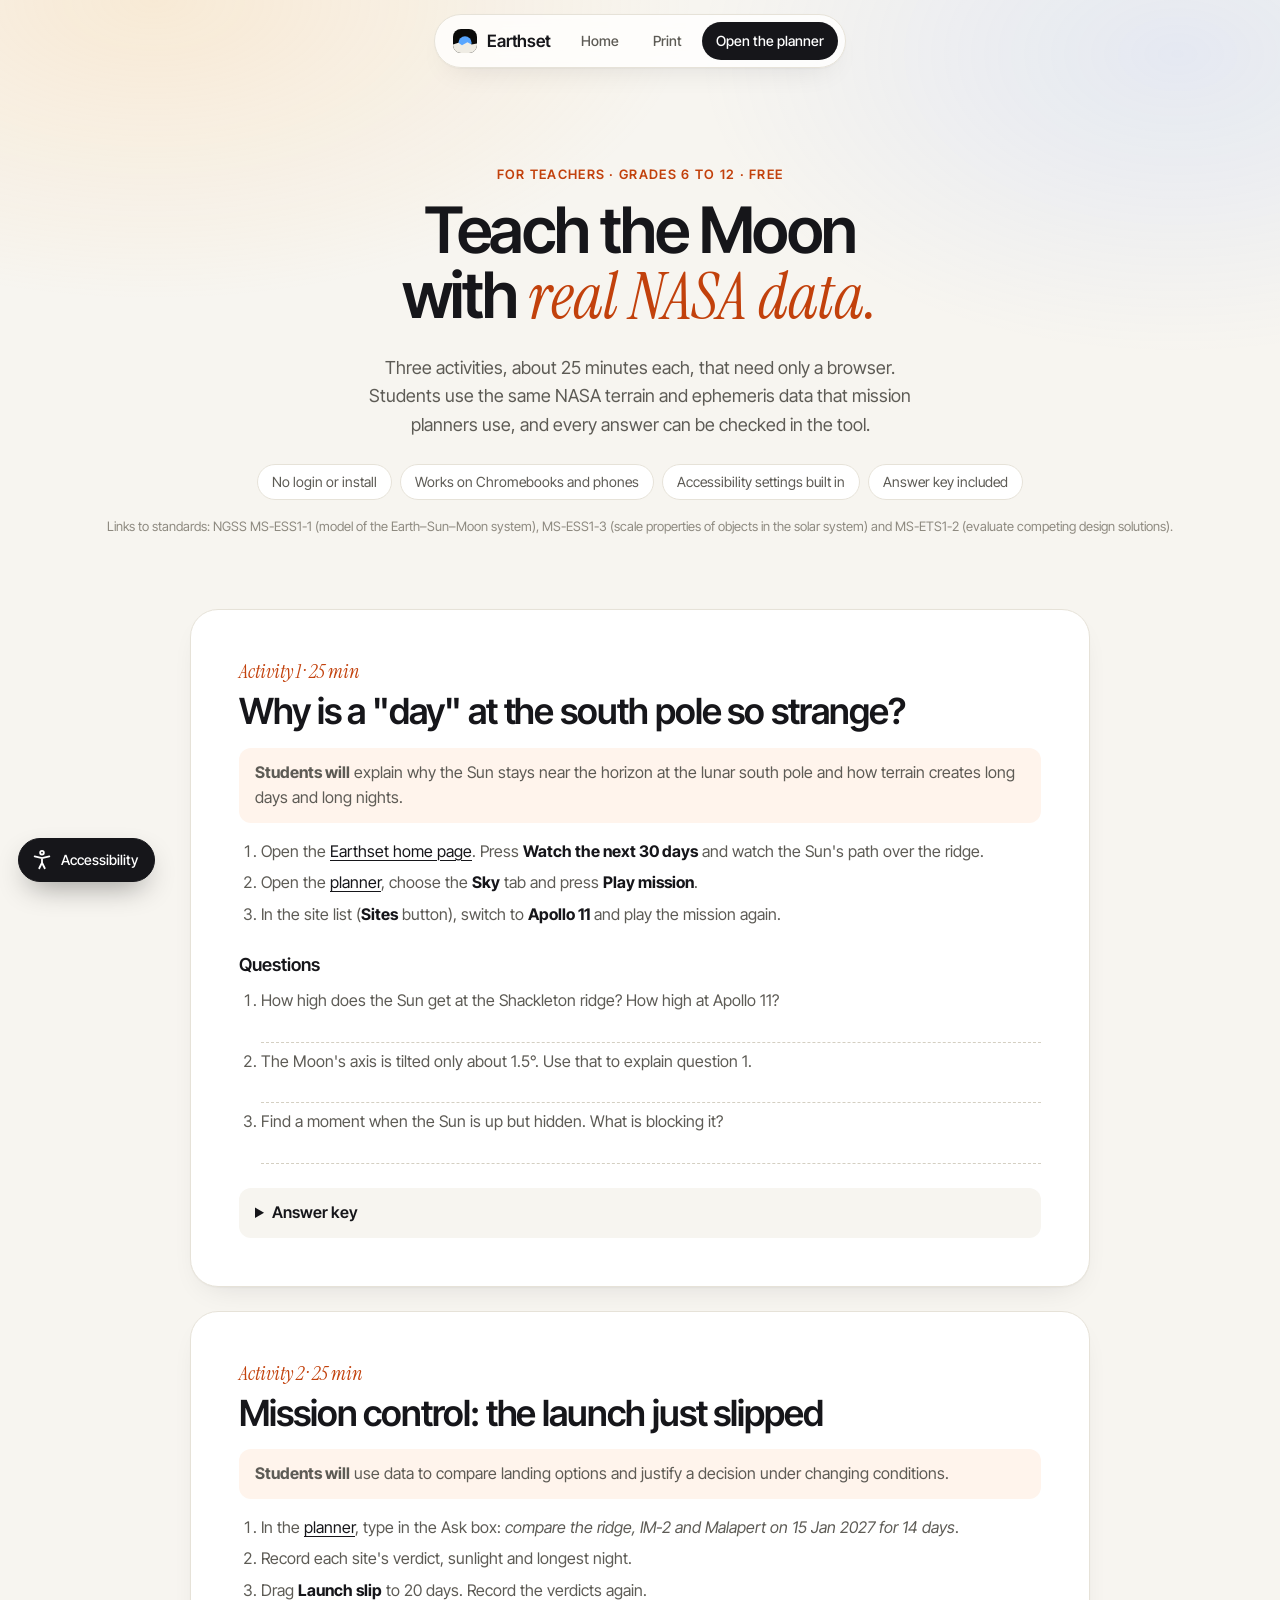
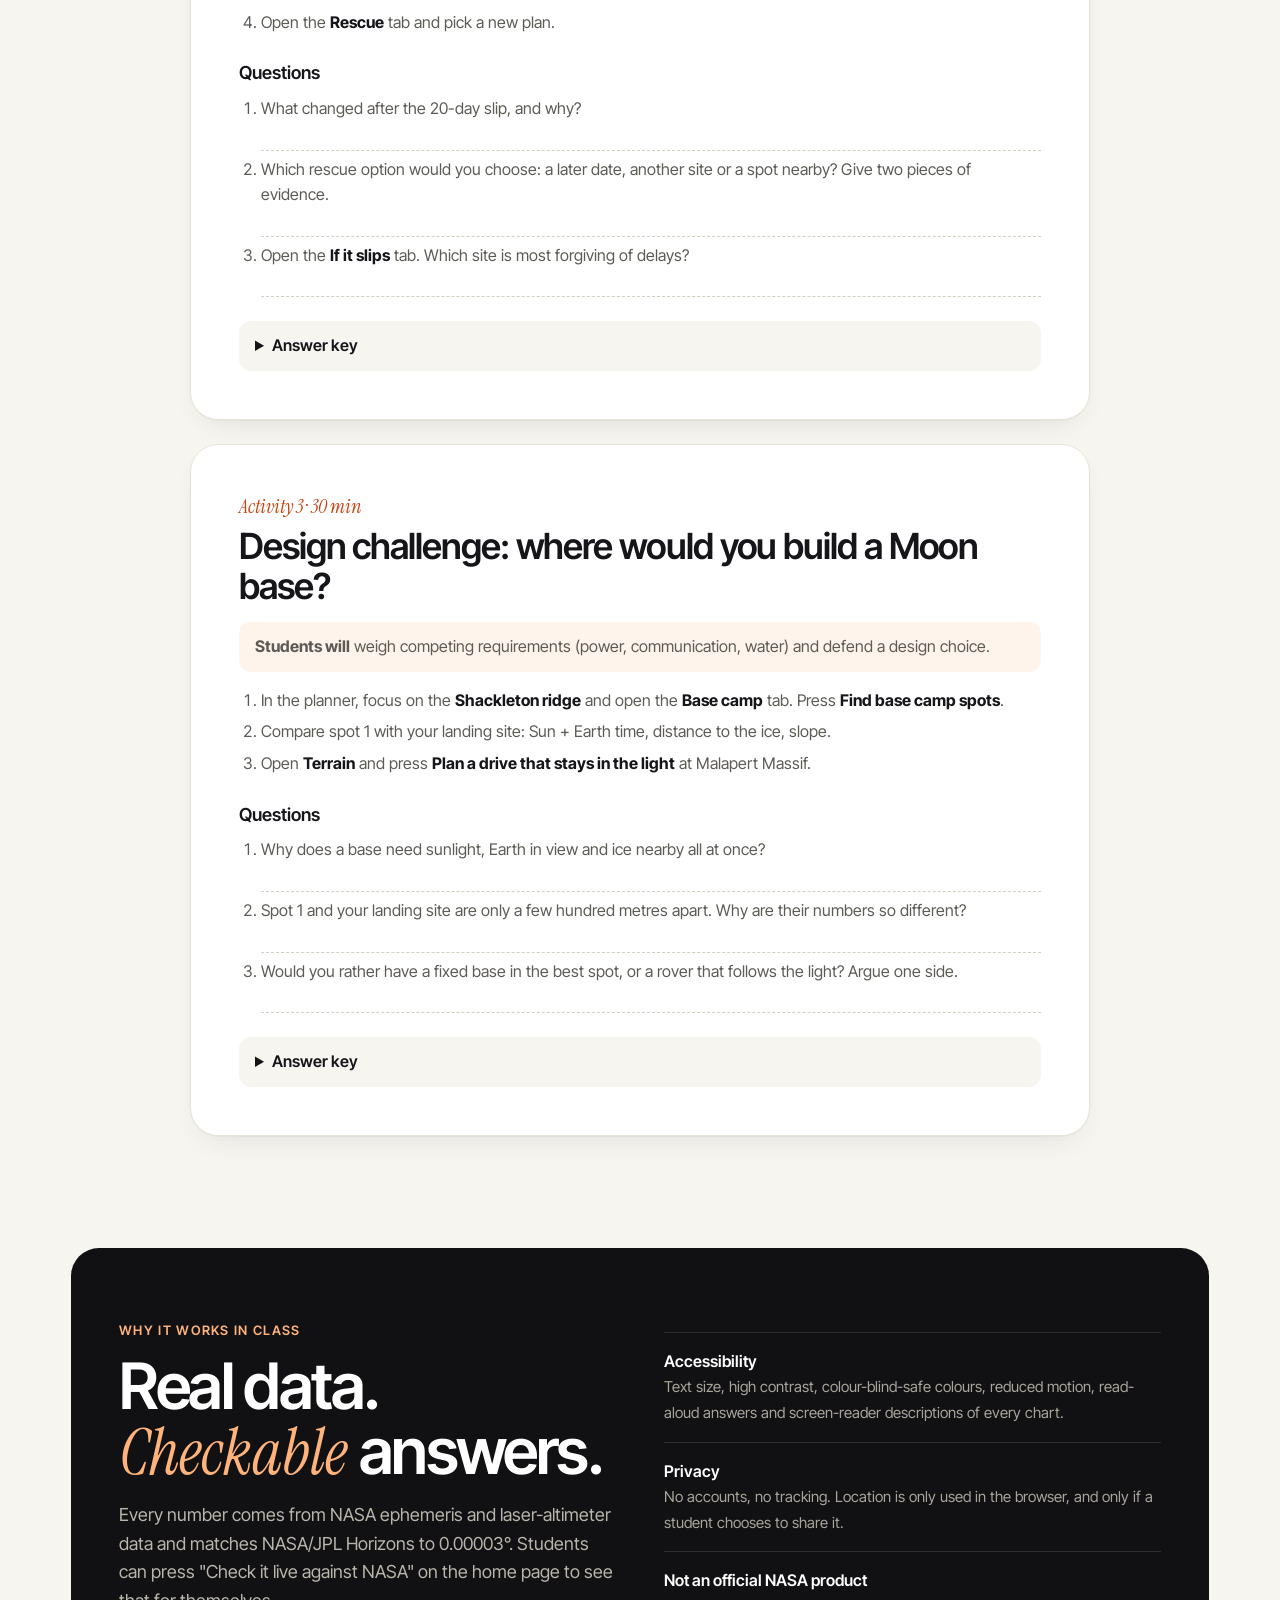
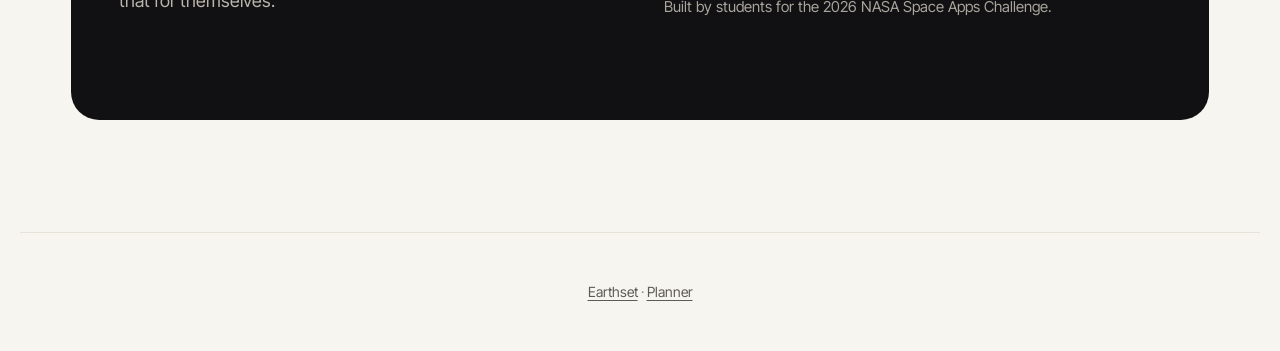
<file: teach.html>
<!doctype html>
<html lang="en">
<head>
<meta charset="utf-8">
<meta name="viewport" content="width=device-width, initial-scale=1">
<title>Teach with Earthset: free Moon activities</title>
<meta name="description" content="Three free classroom activities (grades 6 to 12) that use real NASA data to explore day, night and radio contact at the Moon's south pole.">
<meta name="generator" content="Built for the 2026 NASA Space Apps Challenge.">
<link rel="icon" href="data:image/svg+xml,%3Csvg xmlns='http://www.w3.org/2000/svg' viewBox='0 0 40 40'%3E%3Crect width='40' height='40' fill='%230b0b0a'/%3E%3Ccircle cx='20' cy='23' r='11' fill='%2358a6ff'/%3E%3Cpath d='M0 26 L9 23 L15 27 L24 22 L31 26 L40 24 L40 40 L0 40Z' fill='%23efece4'/%3E%3C/svg%3E">
<link rel="preconnect" href="https://fonts.googleapis.com"><link rel="preconnect" href="https://fonts.gstatic.com" crossorigin>
<link rel="stylesheet" href="https://fonts.googleapis.com/css2?family=Inter+Tight:wght@400;500;600;700&family=Instrument+Serif:ital@0;1&display=swap">
<link rel="stylesheet" href="css/style.css">
</head>
<body id="top" class="landing teach">
<a class="skip" href="#a1">Skip to the activities</a>
<header class="mast">
  <a class="brand" href="./" aria-label="Earthset home">
    <svg viewBox="0 0 40 40" width="30" height="30" aria-hidden="true"><rect width="40" height="40" fill="#0b0b0a"/><circle cx="20" cy="23" r="11" fill="#58a6ff"/><path d="M0 26 L9 23 L15 27 L24 22 L31 26 L40 24 L40 40 L0 40Z" fill="#efece4"/></svg>
    <span class="wm">Earthset</span>
  </a>
  <nav class="mastNav" aria-label="Page">
    <a class="ghost hideS" href="./">Home</a>
    <button class="ghost" type="button" onclick="window.print()">Print</button>
    <a class="ghost cta" href="app.html">Open the planner</a>
  </nav>
</header>

<section class="lsec" style="padding-top:96px">
  <p class="kicker">For teachers · grades 6 to 12 · free</p>
  <h1 class="lh2" style="max-width:20ch">Teach the Moon with <em>real NASA data.</em></h1>
  <p class="lsub">Three activities, about 25 minutes each, that need only a browser. Students use the same NASA terrain and ephemeris data that mission planners use, and every answer can be checked in the tool.</p>
  <ul class="tChips"><li>No login or install</li><li>Works on Chromebooks and phones</li><li>Accessibility settings built in</li><li>Answer key included</li></ul>
  <p class="fine2">Links to standards: NGSS MS-ESS1-1 (model of the Earth–Sun–Moon system), MS-ESS1-3 (scale properties of objects in the solar system) and MS-ETS1-2 (evaluate competing design solutions).</p>
</section>

<section class="lsec tAct" id="a1">
  <div class="tCard">
    <p class="num">Activity 1 · 25 min</p>
    <h2>Why is a "day" at the south pole so strange?</h2>
    <p class="tGoal"><b>Students will</b> explain why the Sun stays near the horizon at the lunar south pole and how terrain creates long days and long nights.</p>
    <ol>
      <li>Open the <a href="./">Earthset home page</a>. Press <b>Watch the next 30 days</b> and watch the Sun's path over the ridge.</li>
      <li>Open the <a href="app.html">planner</a>, choose the <b>Sky</b> tab and press <b>Play mission</b>.</li>
      <li>In the site list (<b>Sites</b> button), switch to <b>Apollo 11</b> and play the mission again.</li>
    </ol>
    <h3>Questions</h3>
    <ol class="tQ">
      <li>How high does the Sun get at the Shackleton ridge? How high at Apollo 11?</li>
      <li>The Moon's axis is tilted only about 1.5°. Use that to explain question 1.</li>
      <li>Find a moment when the Sun is up but hidden. What is blocking it?</li>
    </ol>
    <details><summary>Answer key</summary><p>1. At the ridge the Sun stays within about 2° of the horizon; at Apollo 11 it climbs to almost 90°. 2. With so little tilt, the Sun always appears close to the horizon at the poles, as it does near Earth's poles at the equinoxes. 3. Hills and crater rims: the grey horizon line. A 1° hill is enough.</p></details>
  </div>

  <div class="tCard" id="a2">
    <p class="num">Activity 2 · 25 min</p>
    <h2>Mission control: the launch just slipped</h2>
    <p class="tGoal"><b>Students will</b> use data to compare landing options and justify a decision under changing conditions.</p>
    <ol>
      <li>In the <a href="app.html">planner</a>, type in the Ask box: <i>compare the ridge, IM-2 and Malapert on 15 Jan 2027 for 14 days</i>.</li>
      <li>Record each site's verdict, sunlight and longest night.</li>
      <li>Drag <b>Launch slip</b> to 20 days. Record the verdicts again.</li>
      <li>Open the <b>Rescue</b> tab and pick a new plan.</li>
    </ol>
    <h3>Questions</h3>
    <ol class="tQ">
      <li>What changed after the 20-day slip, and why?</li>
      <li>Which rescue option would you choose: a later date, another site or a spot nearby? Give two pieces of evidence.</li>
      <li>Open the <b>If it slips</b> tab. Which site is most forgiving of delays?</li>
    </ol>
    <details><summary>Answer key</summary><p>1. All three sites go from GO to NO-GO: the Sun or Earth is behind the terrain at touchdown, or the night is too long for the rules. 2. Any choice backed by the numbers (sunlight %, longest night, Earth link) is correct. 3. The Shackleton ridge has the most GO days in the ranking.</p></details>
  </div>

  <div class="tCard" id="a3">
    <p class="num">Activity 3 · 30 min</p>
    <h2>Design challenge: where would you build a Moon base?</h2>
    <p class="tGoal"><b>Students will</b> weigh competing requirements (power, communication, water) and defend a design choice.</p>
    <ol>
      <li>In the planner, focus on the <b>Shackleton ridge</b> and open the <b>Base camp</b> tab. Press <b>Find base camp spots</b>.</li>
      <li>Compare spot 1 with your landing site: Sun + Earth time, distance to the ice, slope.</li>
      <li>Open <b>Terrain</b> and press <b>Plan a drive that stays in the light</b> at Malapert Massif.</li>
    </ol>
    <h3>Questions</h3>
    <ol class="tQ">
      <li>Why does a base need sunlight, Earth in view and ice nearby all at once?</li>
      <li>Spot 1 and your landing site are only a few hundred metres apart. Why are their numbers so different?</li>
      <li>Would you rather have a fixed base in the best spot, or a rover that follows the light? Argue one side.</li>
    </ol>
    <details><summary>Answer key</summary><p>1. Sunlight for power, Earth for radio contact, and ice for water, oxygen and fuel. 2. With the Sun so low, small differences in height and nearby hills decide what is lit. 3. Open: a strong answer cites Earthset's numbers.</p></details>
  </div>
</section>

<section class="lsec">
  <div class="dataBand"><div><p class="kicker">Why it works in class</p><h2 class="lh2">Real data. <em>Checkable</em> answers.</h2><p class="lsub">Every number comes from NASA ephemeris and laser-altimeter data and matches NASA/JPL Horizons to 0.00003°. Students can press "Check it live against NASA" on the home page to see that for themselves.</p></div>
  <ul class="srcList"><li><b>Accessibility</b><span>Text size, high contrast, colour-blind-safe colours, reduced motion, read-aloud answers and screen-reader descriptions of every chart.</span></li><li><b>Privacy</b><span>No accounts, no tracking. Location is only used in the browser, and only if a student chooses to share it.</span></li><li><b>Not an official NASA product</b><span>Built by students for the 2026 NASA Space Apps Challenge.</span></li></ul></div>
</section>

<footer class="lfoot"><p><a href="./">Earthset</a> · <a href="app.html">Planner</a></p></footer>
<script type="module">import { mountA11y } from './js/a11y.js'; mountA11y();</script>
</body>
</html>
</file>
<file: css/style.css>
/* Earthset styles.
   Look: calm and editorial. Warm paper, generous space, one idea per screen.
   Inter Tight for text, Instrument Serif italic for a single accent word, and the
   Moon itself shown through dark rounded "windows" (the canvases). */
@font-face { font-family: "Archivo"; src: url(../fonts/archivo-wdth.woff2) format("woff2"); font-weight: 100 900; font-stretch: 62% 125%; font-display: swap; }
@font-face { font-family: "Martian Mono"; src: url(../fonts/martianmono.woff2) format("woff2"); font-weight: 100 800; font-stretch: 75% 112.5%; font-display: swap; }

:root {
  --bg: #f7f5f0; --bg2: #efece4; --card: #ffffff; --line: #e6e2d8; --line2: #d4cfc2;
  --ink: #16161a; --ink2: #5d5b55; --ink3: #8e8a80;
  --plate: #0b0b0a;
  --accent: #c2410c;
  --sun: #d99000; --earth: #2563eb; --go: #15803d; --marg: #b45309; --nogo: #be123c; --sig: #ea580c;
  --r1: 12px; --r2: 18px; --r3: 28px;
  --s1: 4px; --s2: 8px; --s3: 12px; --s4: 16px; --s5: 24px; --s6: 32px; --s7: 48px; --s8: 72px; --s9: 112px;
  --sans: "Inter Tight", "Helvetica Neue", Arial, sans-serif;
  --serif: "Instrument Serif", Georgia, serif;
  --mono: "Martian Mono", ui-monospace, Menlo, monospace;
  --gutter: clamp(16px, 4vw, 56px);
  --max: 1240px;
  --shadow: 0 1px 2px rgba(22, 22, 26, .04), 0 12px 32px -16px rgba(22, 22, 26, .14);
}
* { box-sizing: border-box; }
[hidden] { display: none !important; }
html { scroll-behavior: smooth; scroll-padding-top: 96px; }
body { margin: 0; background: var(--bg); color: var(--ink); font: 16px/1.6 var(--sans); -webkit-font-smoothing: antialiased; }
body::before { content: ""; position: fixed; inset: 0; z-index: -1; pointer-events: none; background: radial-gradient(900px 500px at 12% 0%, rgba(255, 196, 120, .22), transparent 60%), radial-gradient(800px 500px at 92% 6%, rgba(120, 160, 255, .14), transparent 60%); }
a { color: var(--ink); text-decoration-thickness: 1px; text-underline-offset: 3px; }
a:hover { color: var(--accent); }
h1, h2, h3, h4, p, ul, ol, dl, dd, figure { margin: 0; }
button, select, input { font: inherit; color: inherit; }
::selection { background: #fde2c8; }
em { font-family: var(--serif); font-style: italic; font-weight: 400; letter-spacing: 0; }

/* buttons */
button { cursor: pointer; background: var(--ink); color: #fff; border: 1px solid var(--ink); border-radius: 999px; padding: 10px 20px; font-weight: 500; font-size: 15px; transition: transform .15s, background .2s, color .2s, box-shadow .2s; }
button:hover { transform: translateY(-1px); box-shadow: 0 10px 22px -12px rgba(22, 22, 26, .5); }
button:active { transform: none; }
button:disabled { background: var(--bg2); border-color: var(--line); color: var(--ink3); box-shadow: none; transform: none; cursor: default; }
:focus-visible { outline: 2px solid var(--accent); outline-offset: 3px; }
.ghost { background: var(--card); color: var(--ink); border: 1px solid var(--line2); padding: 9px 18px; font-weight: 500; text-decoration: none; display: inline-block; border-radius: 999px; transition: border-color .2s, background .2s, transform .15s; }
.ghost:hover { border-color: var(--ink); color: var(--ink); background: var(--card); box-shadow: none; }
.seg { display: inline-flex; background: var(--bg2); border-radius: 999px; padding: 4px; gap: 2px; }
.seg button { background: transparent; color: var(--ink2); border: 0; padding: 7px 16px; font-weight: 500; font-size: 14px; box-shadow: none; }
.seg button:hover { color: var(--ink); transform: none; box-shadow: none; }
.seg button.on { background: var(--card); color: var(--ink); box-shadow: 0 1px 3px rgba(0, 0, 0, .1); }
kbd { font: 12px var(--mono); border: 1px solid var(--line2); border-radius: 6px; padding: 1px 6px; background: var(--card); }

/* floating pill nav */
.mast { position: sticky; top: 14px; z-index: 40; display: flex; align-items: center; gap: var(--s4); width: fit-content; max-width: calc(100% - 2 * var(--gutter)); margin: 14px auto 0; padding: 7px 7px 7px 18px; background: rgba(255, 255, 255, .8); backdrop-filter: blur(16px) saturate(1.6); border: 1px solid var(--line); border-radius: 999px; box-shadow: var(--shadow); }
.brand { display: flex; align-items: center; gap: 10px; text-decoration: none; color: var(--ink); }
.brand svg { display: block; border-radius: 8px; width: 24px; height: 24px; }
.wm { font-size: 17px; font-weight: 600; letter-spacing: -.01em; }
.mastSub { display: none; }
.mastNav { display: flex; gap: 6px; align-items: center; }
.mastNav .ghost, .mastNav summary { border: 0; background: transparent; padding: 8px 14px; font-size: 14px; color: var(--ink2); }
.mastNav .ghost:hover, .mastNav summary:hover { color: var(--ink); background: var(--bg2); transform: none; }
.mastNav #tourBtn { background: var(--ink); color: #fff; }
.mastNav #tourBtn:hover { background: #000; color: #fff; }
.more { position: relative; } .more summary { list-style: none; cursor: pointer; border-radius: 999px; } .more summary::-webkit-details-marker { display: none; }
.moreMenu { position: absolute; right: 0; top: calc(100% + 12px); z-index: 50; width: 290px; display: flex; flex-direction: column; gap: var(--s3); padding: var(--s5); background: var(--card); border: 1px solid var(--line); border-radius: var(--r2); box-shadow: 0 24px 60px -20px rgba(22, 22, 26, .3); }
.moreMenu p { font-size: 12px; font-weight: 600; color: var(--ink3); text-transform: uppercase; letter-spacing: .06em; }
.moreMenu .ghost { text-align: center; }
.moreMenu input { width: 100%; background: var(--bg); border: 1px solid var(--line2); border-radius: var(--r1); padding: 9px 12px; font-size: 14px; outline: 0; }
.moreMenu input:focus { border-color: var(--ink); }
.aiBtns { display: flex; gap: var(--s2); } .aiBtns button { flex: 1; padding: 7px 12px; font-size: 13px; }
.aiHelp { font-size: 12.5px; color: var(--ink3); line-height: 1.45; }
.aiState { font: 600 11px var(--sans); padding: 2px 9px; border-radius: 999px; background: var(--bg2); color: var(--ink2); margin-left: 6px; letter-spacing: .04em; }
.aiState.on { background: #dcfce7; color: var(--go); }

/* hero */
.hero { max-width: var(--max); margin: 0 auto; padding: var(--s9) var(--gutter) 0; text-align: center; }
.heroTxt { max-width: 900px; margin: 0 auto; }
.eyebrow { display: inline-flex; align-items: center; gap: 10px; font-size: 13px; font-weight: 500; color: var(--ink2); background: var(--card); border: 1px solid var(--line); padding: 7px 16px; border-radius: 999px; margin-bottom: var(--s6); }
.eyebrow i { width: 7px; height: 7px; border-radius: 50%; background: var(--sig); box-shadow: 0 0 0 4px rgba(234, 88, 12, .15); }
.hero h1 { font-size: clamp(48px, 8.4vw, 116px); font-weight: 600; line-height: .98; letter-spacing: -.045em; text-wrap: balance; }
.hero h1 em { color: var(--accent); font-size: 1.08em; letter-spacing: -.02em; }
.lede { font-size: clamp(17px, 1.5vw, 20px); color: var(--ink2); max-width: 46ch; margin: var(--s6) auto 0; line-height: 1.55; }
.heroBtns { display: flex; gap: var(--s3); justify-content: center; margin-top: var(--s6); flex-wrap: wrap; }
.heroBtns button { padding: 15px 28px; font-size: 16px; }
.heroBtns button span { margin-left: 6px; }
.heroWin { position: relative; margin: var(--s8) auto 0; height: clamp(380px, 46vw, 540px); border-radius: var(--r3); overflow: hidden; background: var(--plate); box-shadow: 0 40px 80px -40px rgba(22, 22, 26, .55), 0 0 0 1px rgba(22, 22, 26, .06); text-align: left; }
#heroCv { position: absolute; inset: 0; width: 100%; height: 100%; cursor: ew-resize; touch-action: pan-y; }
.live { position: absolute; top: 20px; right: 20px; width: 330px; background: rgba(12, 12, 14, .62); backdrop-filter: blur(14px); color: #ece9e1; border: 1px solid rgba(255, 255, 255, .14); border-radius: var(--r2); font: 12.5px/1.55 var(--mono); overflow: hidden; }
.liveHd { display: flex; align-items: center; gap: var(--s2); padding: 10px 16px; border-bottom: 1px solid rgba(255, 255, 255, .1); text-transform: uppercase; letter-spacing: .08em; font-size: 11px; color: #b8b4aa; }
.liveHd i { width: 7px; height: 7px; border-radius: 50%; background: #ff5d5d; flex: none; animation: pulse 2s infinite; }
@keyframes pulse { 0% { box-shadow: 0 0 0 0 rgba(255, 93, 93, .6); } 70% { box-shadow: 0 0 0 7px rgba(255, 93, 93, 0); } 100% { box-shadow: 0 0 0 0 rgba(255, 93, 93, 0); } }
.liveHd b { margin-left: auto; font-weight: 400; text-transform: none; letter-spacing: 0; color: #ece9e1; }
.live dl { display: grid; grid-template-columns: auto 1fr; gap: 2px var(--s3); padding: 10px 16px; }
.live dt { color: #8f8b82; } .live dd { text-align: right; }
.liveHint { font: 12px/1.4 var(--sans); color: #a5a197; padding: 10px 16px; border-top: 1px solid rgba(255, 255, 255, .1); }
.liveHint button { display: block; margin-top: var(--s2); padding: 5px 12px; font-size: 12px; background: #fff; color: var(--ink); border-color: #fff; }

/* key facts */
.facts { list-style: none; max-width: var(--max); margin: var(--s7) auto 0; padding: 0 var(--gutter); display: grid; grid-template-columns: repeat(4, 1fr); gap: var(--s5); }
.facts li { border-top: 1px solid var(--line2); padding-top: var(--s4); }
.facts b { display: block; font-size: clamp(24px, 2.6vw, 34px); font-weight: 600; letter-spacing: -.03em; line-height: 1.1; }
.facts span { display: block; font-size: 14px; color: var(--ink2); margin-top: 6px; max-width: 30ch; }

/* ask */
.ask { max-width: 860px; margin: var(--s9) auto 0; padding: 0 var(--gutter); text-align: center; }
.kicker { font-size: 13px; font-weight: 600; color: var(--accent); text-transform: uppercase; letter-spacing: .1em; margin-bottom: var(--s3); }
.askTitle { font-size: clamp(32px, 4.4vw, 56px); font-weight: 600; letter-spacing: -.035em; line-height: 1.05; margin-bottom: var(--s6); text-wrap: balance; }
.askTitle em { color: var(--accent); }
.askBox { display: flex; align-items: center; gap: var(--s3); padding: 8px 8px 8px 22px; background: var(--card); border: 1px solid var(--line2); border-radius: 999px; box-shadow: var(--shadow); transition: border-color .2s, box-shadow .2s; text-align: left; }
.askBox:focus-within { border-color: var(--ink); box-shadow: 0 0 0 5px rgba(22, 22, 26, .06), var(--shadow); }
.askBox svg { flex: none; color: var(--ink3); }
.askBox input { flex: 1; min-width: 0; background: transparent; border: 0; outline: 0; font-size: 17px; padding: 10px 0; }
.askBox input::placeholder { color: var(--ink3); }
.askBox button { padding: 12px 24px; }
.askMode, .aiTag { font: 600 11px/1 var(--sans); letter-spacing: .06em; color: #fff; background: var(--earth); padding: 5px 9px; border-radius: 999px; flex: none; }
.aiTag { display: inline-block; margin-right: 8px; vertical-align: 2px; }
.askEx { display: flex; flex-wrap: wrap; gap: var(--s2); justify-content: center; margin-top: var(--s4); font-size: 14px; color: var(--ink3); align-items: center; }
.askEx button { background: transparent; color: var(--ink2); border: 1px solid var(--line2); padding: 6px 14px; font-size: 13.5px; font-weight: 400; }
.askEx button:hover { color: var(--ink); border-color: var(--ink); background: var(--card); box-shadow: none; }
.askMsg { margin-top: var(--s5); font-size: 15px; color: var(--ink2); text-align: left; }
.askMsg b { color: var(--ink); font-weight: 600; }
.aiSay { display: block; margin-top: var(--s3); padding: var(--s4) var(--s5); background: var(--card); border: 1px solid var(--line); border-left: 3px solid var(--earth); border-radius: var(--r1); color: var(--ink); font-size: 16px; line-height: 1.55; }
.aiNote { display: block; margin-top: var(--s2); font-size: 12.5px; color: var(--ink3); }

/* control dock */
.dock { position: relative; z-index: 30; max-width: calc(var(--max) - 2 * var(--gutter)); width: calc(100% - 2 * var(--gutter)); margin: var(--s6) auto 0; background: rgba(255, 255, 255, .88); backdrop-filter: blur(16px) saturate(1.5); border: 1px solid var(--line); border-radius: var(--r2); box-shadow: var(--shadow); }
.controls { position: relative; display: flex; gap: var(--s5); align-items: end; flex-wrap: wrap; padding: var(--s4) var(--s5) var(--s3); }
.controls label, .enIn label, .custom label, .exag { display: flex; flex-direction: column; gap: 6px; font-size: 12px; font-weight: 500; color: var(--ink3); }
input[type=datetime-local], select, input[type=number] { background: var(--card); border: 1px solid var(--line2); border-radius: var(--r1); padding: 8px 12px; font: 14px var(--sans); color: var(--ink); outline: 0; transition: border-color .2s; }
input[type=datetime-local]:focus, select:focus, input[type=number]:focus { border-color: var(--ink); }
select { cursor: pointer; }
input[type=checkbox] { accent-color: var(--ink); width: 16px; height: 16px; }
.slip { flex: 1; min-width: 220px; }
.slip b, .exag b { color: var(--accent); font-weight: 600; font-size: 13px; margin-left: 6px; }
.exag { flex-direction: row; flex-wrap: wrap; align-items: center; width: 100%; max-width: 280px; }
input[type=range] { -webkit-appearance: none; appearance: none; width: 100%; height: 24px; background: transparent; cursor: pointer; margin: 0; }
input[type=range]::-webkit-slider-runnable-track { height: 4px; border-radius: 4px; background: linear-gradient(90deg, var(--ink) var(--p, 0%), var(--line2) var(--p, 0%)); }
input[type=range]::-moz-range-track { height: 4px; border-radius: 4px; background: var(--line2); }
input[type=range]::-moz-range-progress { height: 4px; border-radius: 4px; background: var(--ink); }
input[type=range]::-webkit-slider-thumb { -webkit-appearance: none; width: 20px; height: 20px; background: #fff; border: 1px solid var(--line2); border-radius: 50%; margin-top: -8px; box-shadow: 0 2px 8px rgba(0, 0, 0, .18); }
input[type=range]::-moz-range-thumb { width: 20px; height: 20px; background: #fff; border: 1px solid var(--line2); border-radius: 50%; box-shadow: 0 2px 8px rgba(0, 0, 0, .18); }
.controls .ghost { padding: 8px 16px; font-size: 14px; }
#sitesN { display: inline-grid; place-items: center; min-width: 20px; height: 20px; margin-left: 4px; border-radius: 999px; background: var(--ink); color: #fff; font-size: 11.5px; font-weight: 600; }
.pop { position: absolute; top: calc(100% + 10px); right: var(--s4); width: 360px; background: var(--card); border: 1px solid var(--line); border-radius: var(--r2); padding: var(--s5); box-shadow: 0 24px 60px -20px rgba(22, 22, 26, .3); z-index: 5; }
.pop h4 { margin-bottom: var(--s2); font-size: 17px; font-weight: 600; } .pop small { color: var(--ink3); font-weight: 400; }
.pop label { flex-direction: row; justify-content: space-between; align-items: center; font-size: 14px; color: var(--ink); margin: var(--s3) 0; }
.pop input[type=number] { width: 80px; } .pop .chk { justify-content: flex-start; gap: var(--s2); }
.tabs { display: flex; gap: 2px; margin: 0 var(--s5) var(--s4); padding: 4px; background: var(--bg2); border-radius: 999px; overflow-x: auto; scrollbar-width: none; width: fit-content; max-width: calc(100% - 2 * var(--s5)); }
.tabs button { flex: none; background: transparent; color: var(--ink2); border: 0; box-shadow: none; padding: 8px 18px; font-size: 14px; font-weight: 500; }
.tabs button:hover { color: var(--ink); transform: none; box-shadow: none; }
.tabs button.on { background: var(--card); color: var(--ink); box-shadow: 0 1px 3px rgba(0, 0, 0, .12); }

/* sites drawer */
.sites { max-width: calc(var(--max) - 2 * var(--gutter)); width: calc(100% - 2 * var(--gutter)); margin: var(--s4) auto 0; background: var(--card); border: 1px solid var(--line); border-radius: var(--r3); padding: var(--s6); box-shadow: var(--shadow); }
.sites h2 { font-size: 24px; font-weight: 600; letter-spacing: -.02em; }
.sites .hint { margin-bottom: var(--s3); }
.sites #siteList { display: grid; grid-template-columns: repeat(auto-fit, minmax(260px, 1fr)); gap: var(--s2) var(--s6); }
.sgroup { margin-top: var(--s4); }
.sgroup h3, .custom h3 { font-size: 12px; font-weight: 600; color: var(--ink3); text-transform: uppercase; letter-spacing: .08em; padding: 0 var(--s2) var(--s2); }
.site { display: flex; align-items: center; gap: 10px; padding: 8px 10px; cursor: pointer; border-radius: var(--r1); transition: background .15s; }
.site:hover { background: var(--bg); }
.site.focus { background: var(--bg2); }
.site .nm { flex: 1; font-size: 14.5px; line-height: 1.3; }
.tag { font: 600 11px/20px var(--sans); font-style: normal; width: 20px; height: 20px; text-align: center; color: #fff; flex: none; background: var(--c, transparent); border-radius: 7px; }
.site .rm { background: none; border: 0; color: var(--ink2); padding: 0 var(--s1); box-shadow: none; }
.custom { margin-top: var(--s5); padding-top: var(--s5); border-top: 1px solid var(--line); max-width: 460px; }
.custom .row { display: flex; gap: var(--s2); margin: var(--s2) 0 var(--s3); }
.custom label { flex: 1; } .custom input { width: 100%; } .custom button { width: 100%; }

/* layout */
.grid { max-width: var(--max); margin: 0 auto; padding: var(--s6) var(--gutter) var(--s9); }
.main { position: relative; display: flex; flex-direction: column; gap: var(--s5); min-width: 0; }
.panel { background: var(--card); border: 1px solid var(--line); border-radius: var(--r3); padding: var(--s6); position: relative; box-shadow: var(--shadow); }
.panel.spot, .cards.spot, .answer.spot { outline: 3px solid var(--sig); outline-offset: 6px; }
.panel h2 { font-size: 26px; font-weight: 600; letter-spacing: -.025em; line-height: 1.2; display: flex; align-items: baseline; flex-wrap: wrap; gap: 0 var(--s3); }
.panel h2 small, .panel h2 span { color: var(--ink3); font-size: 15px; font-weight: 400; letter-spacing: 0; }
.phead { display: flex; justify-content: space-between; align-items: center; gap: var(--s3) var(--s4); flex-wrap: wrap; margin-bottom: var(--s4); }
.tools { display: flex; gap: var(--s2); flex-wrap: wrap; }
.hint { color: var(--ink3); font-size: 14px; margin: var(--s1) 0 var(--s2); }
.keys { display: none; }
.explain { display: none; font-size: 15px; color: var(--ink2); margin: 0 0 var(--s4); max-width: 75ch; }
.explain.open { display: block; }
.help { padding: 6px 14px; font-size: 13px; color: var(--ink2); }
body:not(.planner) .planner-only { display: none; }
.off { position: absolute !important; left: 0; right: 0; top: 0; visibility: hidden; pointer-events: none; max-height: 0; overflow: hidden; padding-top: 0 !important; padding-bottom: 0 !important; border-top-width: 0 !important; border-bottom-width: 0 !important; margin: 0; }

/* headline answer */
.answer { display: grid; grid-template-columns: auto 1fr auto; gap: var(--s6); align-items: center; padding: var(--s6) var(--s7); background: var(--card); border: 1px solid var(--line); border-radius: var(--r3); box-shadow: var(--shadow); }
.answer .big { font-size: clamp(56px, 6vw, 84px); font-weight: 600; letter-spacing: -.05em; line-height: .9; white-space: nowrap; }
.answer .big small { display: block; font: italic 400 24px/1.2 var(--serif); letter-spacing: 0; color: var(--ink2); margin-top: 6px; }
.answer .big.good { color: var(--go); } .answer .big.mid { color: var(--marg); } .answer .big.bad { color: var(--nogo); }
.answer p { font-size: 17px; color: var(--ink2); line-height: 1.55; } .answer p b { color: var(--ink); font-weight: 600; }
.answer .acts { display: flex; flex-direction: column; gap: var(--s2); }
.answer .acts .ghost { text-align: center; }

/* verdict cards */
.cards { display: grid; grid-template-columns: repeat(auto-fit, minmax(280px, 1fr)); gap: var(--s4); }
.card { background: var(--card); border: 1px solid var(--line); border-radius: var(--r3); cursor: pointer; display: flex; flex-direction: column; overflow: hidden; box-shadow: var(--shadow); transition: transform .2s, border-color .2s, box-shadow .2s; }
.card:hover { transform: translateY(-3px); box-shadow: 0 1px 2px rgba(0, 0, 0, .04), 0 22px 40px -20px rgba(22, 22, 26, .3); }
.card.focus { border-color: var(--ink2); box-shadow: 0 0 0 1px var(--ink2), var(--shadow); }
.card header { display: flex; justify-content: space-between; gap: var(--s2); align-items: start; padding: var(--s5) var(--s5) 0; }
.card h3 { font-size: 17px; font-weight: 600; letter-spacing: -.01em; line-height: 1.3; display: flex; gap: 10px; align-items: start; }
.card h3 .tag { margin-top: 1px; }
.card .ll { color: var(--ink3); font-size: 12.5px; padding: 6px var(--s5) 0; font-variant-numeric: tabular-nums; }
.badge { font: 600 12px/1 var(--sans); letter-spacing: .04em; padding: 7px 12px; white-space: nowrap; border-radius: 999px; display: inline-flex; align-items: center; gap: 6px; }
.badge::before { content: ""; width: 6px; height: 6px; border-radius: 50%; background: currentColor; }
.badge.go { color: var(--go); background: #dcfce7; } .badge.marginal { color: var(--marg); background: #fef3c7; } .badge.nogo { color: var(--nogo); background: #ffe4e6; }
.badge.flip { animation: stamp .45s cubic-bezier(.2, 1.6, .4, 1); }
@keyframes stamp { 0% { transform: scale(1.6); opacity: 0; } 100% { transform: none; opacity: 1; } }
.kv { display: grid; grid-template-columns: 1fr 1fr; gap: var(--s5) var(--s5); padding: var(--s5); }
.kv div { font-size: 13px; color: var(--ink3); line-height: 1.35; }
.kv b { display: block; font-size: 28px; font-weight: 600; letter-spacing: -.035em; color: var(--ink); line-height: 1.1; font-variant-numeric: tabular-nums; }
.meter { display: block; height: 4px; background: var(--bg2); border-radius: 4px; margin: 8px 0 6px; overflow: hidden; }
.meter i { display: block; height: 100%; background: var(--m); border-radius: 4px; transition: width .6s cubic-bezier(.2, .7, .2, 1); }
.card .say { padding: 0 var(--s5) var(--s5); font-size: 14.5px; color: var(--ink2); line-height: 1.55; }
.card .why { padding: var(--s3) var(--s5); font-size: 13.5px; color: var(--nogo); border-top: 1px solid var(--line); margin-top: auto; background: #fff7f8; }
.card .why + .why { margin-top: 0; } .card .why.w { color: var(--marg); background: #fffbeb; }

/* canvases = windows onto the Moon */
.cv { width: 100%; display: block; background: var(--plate); border-radius: var(--r2); }
.panoWrap { display: flex; gap: var(--s3); align-items: stretch; }
.panoWrap > canvas { flex: 1; min-width: 0; }
.zooms { display: flex; flex-direction: column; gap: var(--s3); }
.zooms canvas { background: var(--plate); display: block; width: 141px; height: 141px; border-radius: var(--r2); }
.zooms figcaption { font-size: 12.5px; color: var(--ink3); margin-top: 4px; max-width: 141px; line-height: 1.35; }
.scrub { display: flex; align-items: center; gap: var(--s3); flex: 1 1 420px; max-width: 680px; }
.scrub button { white-space: nowrap; flex: none; min-width: 124px; }
.scrub input[type=range] { flex: 1; min-width: 120px; }
.scrub b { font-size: 13px; white-space: nowrap; min-width: 230px; color: var(--ink2); font-weight: 500; font-variant-numeric: tabular-nums; }
.countdown { display: grid; grid-template-columns: repeat(auto-fit, minmax(190px, 1fr)); gap: var(--s3); margin-top: var(--s4); }
.cd { padding: var(--s3) var(--s4); background: var(--bg); border-radius: var(--r1); }
.cd small { color: var(--ink3); display: flex; align-items: center; gap: 6px; font-size: 12.5px; font-weight: 500; }
.cd small i, .legend i { width: 9px; height: 9px; flex: none; display: inline-block; border-radius: 3px; }
.cd b { font-size: 17px; font-weight: 600; letter-spacing: -.01em; display: block; margin-top: 2px; font-variant-numeric: tabular-nums; } .cd span { display: block; font-size: 13px; color: var(--ink2); }
.cd.bad b { color: var(--nogo); } .cd.good b { color: var(--go); }
.legend { font-size: 13.5px; color: var(--ink2); display: flex; gap: var(--s1) 6px; align-items: center; flex-wrap: wrap; margin-bottom: var(--s3); }
.legend i { margin-left: var(--s3); } .legend i:first-child { margin-left: 0; }
.legend .go { background: #2fae62; } .legend .marg { background: #e9a91c; } .legend .nogo { background: #4a1f1a; }
.legend .lineA { width: 3px; background: var(--ink); } .legend .lineB { width: 3px; background: var(--sig); }
.legend .dash { background: repeating-linear-gradient(90deg, var(--earth) 0 3px, transparent 3px 5px); height: 2px; }
.tip { position: absolute; pointer-events: none; background: var(--card); color: var(--ink); border: 1px solid var(--line); border-radius: var(--r1); padding: 8px 12px; font-size: 13px; z-index: 5; white-space: nowrap; box-shadow: 0 12px 30px -10px rgba(0, 0, 0, .3); }
.calWrap { position: relative; }
.mapWrap { max-width: 760px; } #map, #cal, #lm { cursor: crosshair; } #timeline { cursor: col-resize; }

/* energy */
.enIn { display: flex; gap: var(--s4); flex-wrap: wrap; margin-bottom: var(--s4); }
.enIn span { color: var(--ink2); font-size: 13px; }
.enIn input[type=number] { width: 92px; } .enIn .chk { flex-direction: row; align-items: center; gap: var(--s2); font-size: 14px; color: var(--ink); align-self: end; padding-bottom: 8px; }

/* site ranking */
.rank { overflow-x: auto; }
.rank table, .resc table, .vt { width: 100%; border-collapse: collapse; }
.rank th, .resc th, .vt th { font-size: 12px; font-weight: 500; color: var(--ink3); text-align: left; padding: var(--s2); border-bottom: 1px solid var(--line2); }
.rank td { padding: 10px var(--s2); border-bottom: 1px solid var(--line); font-size: 14.5px; vertical-align: middle; }
.rank .num, .rank th.num { text-align: right; white-space: nowrap; font-variant-numeric: tabular-nums; }
.rank td.rk { font-weight: 600; color: var(--ink3); width: 28px; }
.rank td.strip { width: 40%; min-width: 180px; } .rank td.nmc { min-width: 230px; }
.rank canvas { display: block; width: 100%; height: 14px; background: var(--plate); border-radius: 4px; }
.rank tr.sel td { background: var(--bg); }
.rank td button, .resc td button { padding: 5px 14px; font-size: 13px; white-space: nowrap; }
.rank .tag { display: inline-block; vertical-align: -4px; margin-right: 8px; }

/* shadow map */
.lmWrap { display: grid; grid-template-columns: minmax(0, 560px) minmax(220px, 1fr); gap: var(--s6); align-items: start; }
.lmCv { position: relative; } .lmCv canvas { width: 100%; aspect-ratio: 1; background: var(--plate); display: block; border-radius: var(--r2); }
#lm3d { cursor: grab; touch-action: none; } #lm3d:active { cursor: grabbing; }
.lmSide { display: flex; flex-direction: column; gap: var(--s3); align-items: flex-start; }
.lmSide .hint { font-size: 14px; } .lmSide .hint b { color: var(--ink); }
.ramp { display: flex; align-items: center; gap: var(--s2); font-size: 12.5px; color: var(--ink3); width: 100%; max-width: 280px; }
.ramp i { flex: 1; height: 8px; border-radius: 8px; }

/* rescue + about */
.resc { display: grid; grid-template-columns: repeat(auto-fit, minmax(320px, 1fr)); gap: var(--s4); }
.resc > div { background: var(--bg); border-radius: var(--r2); padding: var(--s5); }
.resc h3 { font-size: 18px; font-weight: 600; letter-spacing: -.01em; margin-bottom: var(--s1); } .resc p { font-size: 14.5px; margin-bottom: var(--s3); color: var(--ink2); } .resc p b { color: var(--ink); }
.resc td { padding: 8px var(--s2); text-align: left; border-bottom: 1px solid var(--line); font-size: 13.5px; }
.resc .badge { font-size: 10.5px; padding: 4px 8px; }
.about .cols { display: grid; grid-template-columns: 1fr 1fr; gap: var(--s7); }
.about h3 { font-size: 18px; font-weight: 600; margin: var(--s6) 0 var(--s2); }
.about .cols > div > h3:first-child { margin-top: 0; }
.about li { margin-bottom: var(--s2); font-size: 15px; color: var(--ink2); } .about p { font-size: 15px; color: var(--ink2); } .about li b, .about p b { color: var(--ink); }
.about ol, .about ul { padding-left: 20px; } code { font-family: var(--mono); font-size: 12px; background: var(--bg2); padding: 2px 6px; border-radius: 6px; }
.vt { font-size: 13px; margin-top: var(--s2); font-variant-numeric: tabular-nums; } .vt td, .vt th { padding: 5px var(--s2); border-bottom: 1px solid var(--line); text-align: right; } .vt td:first-child, .vt th:first-child { text-align: left; }
.vbig { font-size: 40px; font-weight: 600; letter-spacing: -.04em; color: var(--go); display: block; line-height: 1.1; }
footer { color: var(--ink3); font-size: 14px; padding: var(--s7) var(--gutter); border-top: 1px solid var(--line); text-align: center; }
.toast { position: fixed; bottom: var(--s5); left: 50%; transform: translateX(-50%); background: var(--ink); color: #fff; border-radius: 999px; padding: 12px 22px; z-index: 60; font-size: 14px; box-shadow: 0 16px 40px -12px rgba(0, 0, 0, .4); }

/* tour */
.tour { position: fixed; right: var(--s5); bottom: var(--s5); width: min(420px, calc(100vw - 32px)); z-index: 70; background: var(--card); border: 1px solid var(--line); border-radius: var(--r3); padding: var(--s6); box-shadow: 0 30px 80px -24px rgba(22, 22, 26, .45); }
.tourBar { height: 3px; background: var(--bg2); border-radius: 3px; margin-bottom: var(--s4); overflow: hidden; } .tourBar i { display: block; height: 100%; background: var(--sig); transition: width .4s; }
.tour small { font-size: 12.5px; color: var(--ink3); font-weight: 500; }
.tour h3 { font-size: 24px; font-weight: 600; letter-spacing: -.02em; line-height: 1.2; margin: var(--s1) 0 var(--s2); } .tour p { font-size: 15px; color: var(--ink2); }
.tourBtns { display: flex; gap: var(--s2); margin-top: var(--s5); } .tourBtns #tourNext { flex: 1; }

.printHead { display: none; }

/* motion: one calm entrance */
@media (prefers-reduced-motion: no-preference) {
  .heroTxt > * { animation: up .9s cubic-bezier(.2, .7, .2, 1) both; }
  .heroTxt > :nth-child(2) { animation-delay: .08s; } .heroTxt > :nth-child(3) { animation-delay: .16s; } .heroTxt > :nth-child(4) { animation-delay: .24s; }
  .heroWin { animation: up 1.1s .3s cubic-bezier(.2, .7, .2, 1) both; }
  @keyframes up { from { opacity: 0; transform: translateY(24px); } to { opacity: 1; transform: none; } }
}

@media (max-width: 900px) {
  .hero { padding-top: var(--s8); }
  .heroWin { height: 420px; margin-top: var(--s7); }
  .live { left: 12px; right: 12px; top: 12px; width: auto; }
  .facts { grid-template-columns: 1fr 1fr; }
  .answer { grid-template-columns: 1fr; padding: var(--s5); gap: var(--s4); } .answer .acts { flex-direction: row; flex-wrap: wrap; }
  .panel { padding: var(--s5) var(--s4); border-radius: var(--r2); }
  .about .cols, .lmWrap { grid-template-columns: 1fr; } .about .cols { gap: var(--s5); }
  .panoWrap { flex-direction: column; } .zooms { flex-direction: row; }
  .scrub { flex-wrap: wrap; } .scrub b { min-width: 0; white-space: normal; }
  .dock { position: static; } .mast { top: 8px; } .wm { display: none; }
  .mastNav .ghost, .mastNav summary { padding: 8px 10px; }
  .rank td.strip { min-width: 70px; width: 30%; } .rank td.nmc { min-width: 0; } .rank .hideS { display: none; } .rank td { padding: 6px var(--s1); }
  .pop { right: auto; left: 0; width: auto; max-width: 100%; }
  .sites { padding: var(--s5) var(--s4); }
}
@media (prefers-reduced-motion: reduce) { *, *::before, *::after { animation: none !important; transition: none !important; } html { scroll-behavior: auto; } }

/* printed mission brief */
@media print {
  @page { margin: 12mm; }
  body { background: #fff; font-size: 11pt; } body::before { display: none; }
  .mastNav, .hero, .facts, .dock, .sites, .tour, .toast, .keys, button, .seg, .enIn, #enPreset, #cursor, #rescuePanel, #mapPanel, .ask, footer { display: none !important; }
  .mast { position: static; box-shadow: none; border: 0; margin: 0; padding: 0 0 6pt; }
  .printHead { display: block; font: 10pt/1.5 var(--sans); padding: 6pt 0 0; }
  .grid { padding: 10pt 0 0; } .main { gap: 18pt; } .off { position: static !important; visibility: visible; max-height: none; overflow: visible; }
  .panel, .card, .answer { break-inside: avoid; box-shadow: none; } .cards { grid-template-columns: repeat(2, 1fr); }
  * { -webkit-print-color-adjust: exact; print-color-adjust: exact; }
}

.secHead { max-width: 860px; margin: var(--s9) auto 0; padding: 0 var(--gutter); text-align: center; }
.secHead .askTitle { margin-bottom: var(--s3); }
.secHead p.sub { color: var(--ink2); font-size: 17px; max-width: 52ch; margin: 0 auto; }
.resc td button { background: var(--card); color: var(--ink); border-color: var(--line2); }
.resc td button:hover { border-color: var(--ink); box-shadow: none; }
@media (max-width: 600px) {
  .eyebrow { font-size: 11.5px; padding: 6px 12px; }
  .live { font-size: 11px; } .live dl { padding: 6px 12px; } .liveHd { padding: 7px 12px; } .liveHint { display: none; }
  .live dt:first-of-type, .live dd:first-of-type { display: none; }
  .heroWin { height: 460px; }
  .askBox { padding-left: 16px; } .askBox input { font-size: 15px; } .askBox button { padding: 11px 18px; }
}

/* ---------- landing page ---------- */
.btn { display: inline-flex; align-items: center; gap: 6px; background: var(--ink); color: #fff; border: 1px solid var(--ink); border-radius: 999px; padding: 15px 28px; font-size: 16px; font-weight: 500; text-decoration: none; transition: transform .15s, box-shadow .2s; }
.btn:hover { color: #fff; transform: translateY(-1px); box-shadow: 0 10px 22px -12px rgba(22, 22, 26, .5); }
.btn.ghost { background: var(--card); color: var(--ink); border-color: var(--line2); }
.btn.ghost:hover { color: var(--ink); border-color: var(--ink); }
.mastNav .cta { background: var(--ink); color: #fff; }
.mastNav .cta:hover { background: #000; color: #fff; }
.lsec { max-width: var(--max); margin: 0 auto; padding: var(--s9) var(--gutter) 0; text-align: center; }
.lh2 { font-size: clamp(36px, 5vw, 68px); font-weight: 600; letter-spacing: -.04em; line-height: 1.02; text-wrap: balance; max-width: 18ch; margin: 0 auto; }
.lh2 em { color: var(--accent); }
.lsub { font-size: clamp(16px, 1.4vw, 19px); color: var(--ink2); max-width: 56ch; margin: var(--s5) auto 0; }
.why3 { display: grid; grid-template-columns: repeat(3, 1fr); gap: var(--s4); margin-top: var(--s7); text-align: left; }
.why3 > div { background: var(--card); border: 1px solid var(--line); border-radius: var(--r3); padding: var(--s6); box-shadow: var(--shadow); }
.why3 b { display: block; font-size: clamp(44px, 5vw, 64px); font-weight: 600; letter-spacing: -.05em; line-height: 1; color: var(--accent); }
.why3 p { margin-top: var(--s4); color: var(--ink2); font-size: 16px; }
.step { display: grid; grid-template-columns: 5fr 7fr; gap: var(--s7); align-items: center; margin-top: var(--s8); text-align: left; }
.step.rev { grid-template-columns: 7fr 5fr; } .step.rev .stepTxt { order: 2; }
.stepTxt .num { font: italic 400 22px var(--serif); color: var(--accent); }
.stepTxt h3 { font-size: clamp(26px, 2.6vw, 36px); font-weight: 600; letter-spacing: -.03em; line-height: 1.1; margin: var(--s2) 0 var(--s4); }
.stepTxt p { color: var(--ink2); font-size: 17px; }
.shot { background: var(--card); border: 1px solid var(--line); border-radius: var(--r3); padding: var(--s3); box-shadow: 0 30px 60px -30px rgba(22, 22, 26, .35); }
.shot img { display: block; width: 100%; height: auto; border-radius: var(--r2); }
.feat { display: grid; grid-template-columns: repeat(3, 1fr); gap: var(--s4); margin-top: var(--s7); text-align: left; }
.feat > div { padding: var(--s6); border-radius: var(--r3); background: var(--card); border: 1px solid var(--line); }
.feat h3 { font-size: 20px; font-weight: 600; letter-spacing: -.02em; margin-bottom: var(--s2); }
.feat p { color: var(--ink2); font-size: 15.5px; }
.dataBand { display: grid; grid-template-columns: 1fr 1fr; gap: var(--s7); align-items: center; text-align: left; background: #111114; color: #ece9e1; border-radius: var(--r3); padding: var(--s8) var(--s7); }
.dataBand .lh2 { margin: 0; color: #fff; } .dataBand .lh2 em { color: #ffb37a; }
.dataBand .kicker { color: #ffb37a; }
.dataBand .lsub { margin: var(--s4) 0 var(--s6); color: #b9b5ab; }
.dataBand .btn.ghost { background: transparent; color: #fff; border-color: rgba(255, 255, 255, .3); } .dataBand .btn.ghost:hover { border-color: #fff; }
.srcList { list-style: none; padding: 0; margin: 0; }
.srcList li { padding: var(--s4) 0; border-top: 1px solid rgba(255, 255, 255, .12); }
.srcList b { display: block; font-weight: 600; color: #fff; } .srcList span { color: #a9a59b; font-size: 15px; }
.tryIt .askBox { max-width: 760px; margin: var(--s6) auto 0; }
.lfoot { max-width: var(--max); margin: var(--s9) auto 0; padding: var(--s7) var(--gutter); border-top: 1px solid var(--line); color: var(--ink3); font-size: 14px; text-align: center; display: grid; gap: var(--s2); }
.lfoot b { color: var(--ink); } .lfoot a { color: var(--ink2); }
.appPage .ask { margin-top: var(--s7); }
.appPage .secHead { margin-top: var(--s8); }
@media (max-width: 900px) {
  .why3, .feat, .dataBand { grid-template-columns: 1fr; }
  .step, .step.rev { grid-template-columns: 1fr; gap: var(--s5); margin-top: var(--s7); } .step.rev .stepTxt { order: 0; }
  .dataBand { padding: var(--s6) var(--s5); }
  .mastNav .hideS { display: none; }
  .lsec { padding-top: var(--s8); }
}
/* live check */
.lcBtns { display: flex; gap: var(--s3); flex-wrap: wrap; }
.btn.lc { background: #ffb37a; border-color: #ffb37a; color: #1a1208; cursor: pointer; font: inherit; font-size: 16px; font-weight: 500; }
.btn.lc:disabled { opacity: .6; }
.lcOut { margin-top: var(--s5); font-size: 14.5px; }
.dataBand .lcOut { color: #d8d4ca; } .dataBand .lcOut b { color: #ffb37a; }
.lcHead { margin-bottom: var(--s2); }
.lcT { width: 100%; border-collapse: collapse; font-size: 13px; font-variant-numeric: tabular-nums; }
.lcT th, .lcT td { text-align: left; padding: 6px 8px; border-bottom: 1px solid rgba(128, 128, 128, .25); }
.lcT th { font-weight: 500; opacity: .7; }
.lcBox { margin: var(--s2) 0 var(--s4); } .lcBox .lcOut { color: var(--ink2); } .lcBox .lcOut b { color: var(--go); }
/* panel guides: what you see / how to read it / try */
.guide { display: grid; grid-template-columns: 1.1fr 1.4fr .9fr; gap: var(--s3); margin: 0 0 var(--s5); }
.guide > div { background: var(--bg); border-radius: var(--r1); padding: var(--s3) var(--s4); }
.guide span { display: block; font-size: 11.5px; font-weight: 600; letter-spacing: .07em; text-transform: uppercase; color: var(--accent); margin-bottom: 4px; }
.guide p { font-size: 14px; line-height: 1.5; color: var(--ink2); } .guide p b { color: var(--ink); font-weight: 600; }
.guide > div:last-child { background: #fff4ec; }
.ih { display: block; font-size: 11.5px; color: var(--ink3); font-weight: 400; margin-top: 2px; }
.help { display: none !important; }
body.planner .guide { display: none; }
@media (max-width: 900px) { .guide { grid-template-columns: 1fr; } }
/* real missions */
.mis { display: grid; grid-template-columns: repeat(2, 1fr); gap: var(--s4); margin-top: var(--s7); text-align: left; }
.mis article { background: var(--card); border: 1px solid var(--line); border-radius: var(--r3); padding: var(--s6); box-shadow: var(--shadow); display: flex; flex-direction: column; gap: var(--s3); }
.misTag { font-size: 12.5px; font-weight: 600; letter-spacing: .05em; text-transform: uppercase; color: var(--ink3); }
.mis h3 { font-size: 24px; font-weight: 600; letter-spacing: -.02em; line-height: 1.15; }
.misHap { color: var(--ink2); font-size: 15.5px; }
.misES { font-size: 15.5px; background: #fff4ec; border-radius: var(--r1); padding: var(--s3) var(--s4); color: var(--ink); }
.misES b:first-child { color: var(--accent); }
.misSrc { font-size: 13px; color: var(--ink3); margin-top: auto; } .misSrc a { color: var(--ink2); }
@media (max-width: 900px) { .mis { grid-template-columns: 1fr; } }

/* ---------- accessibility ---------- */
.skip { position: absolute; left: 12px; top: -60px; z-index: 200; background: var(--ink); color: #fff; padding: 10px 16px; border-radius: 999px; text-decoration: none; font-weight: 600; }
.skip:focus { top: 12px; color: #fff; }
.a11yBtn { position: fixed; left: 18px; bottom: 18px; z-index: 80; display: inline-flex; align-items: center; gap: 8px; padding: 10px 16px 10px 12px; background: var(--ink); color: #fff; border-radius: 999px; font-size: 14px; box-shadow: 0 12px 30px -10px rgba(0, 0, 0, .45); }
.a11yPanel { position: fixed; left: 18px; bottom: 74px; z-index: 81; width: min(360px, calc(100vw - 36px)); max-height: calc(100vh - 100px); overflow: auto; background: var(--card); color: var(--ink); border: 1px solid var(--line2); border-radius: var(--r3); padding: var(--s5); box-shadow: 0 30px 80px -20px rgba(0, 0, 0, .45); }
.a11yPanel h2 { font-size: 20px; font-weight: 600; margin-bottom: var(--s3); }
.a11yRow { display: flex; justify-content: space-between; align-items: center; gap: var(--s3); padding: var(--s3) 0; border-top: 1px solid var(--line); cursor: pointer; }
.a11yRow b { display: block; font-weight: 600; font-size: 15px; } .a11yRow small { display: block; color: var(--ink3); font-size: 13px; }
.a11yRow input[type=checkbox] { appearance: none; -webkit-appearance: none; width: 42px; height: 24px; border-radius: 999px; background: var(--line2); position: relative; flex: none; cursor: pointer; transition: background .2s; }
.a11yRow input[type=checkbox]::after { content: ""; position: absolute; top: 3px; left: 3px; width: 18px; height: 18px; border-radius: 50%; background: #fff; transition: transform .2s; }
.a11yRow input[type=checkbox]:checked { background: var(--go); } .a11yRow input[type=checkbox]:checked::after { transform: translateX(18px); }
.a11yReset { margin-top: var(--s3); width: 100%; }
html.a-size1 body { zoom: 1.12; } html.a-size2 body { zoom: 1.25; }
html.a-contrast { --ink: #000; --ink2: #1f1f1f; --ink3: #3a3a3a; --line: #7a7a7a; --line2: #3a3a3a; --bg: #fff; --bg2: #e6e6e6; --accent: #9a3412; }
html.a-contrast body::before { display: none; }
html.a-contrast .card, html.a-contrast .panel, html.a-contrast .answer, html.a-contrast .guide > div, html.a-contrast .cd { border: 1.5px solid #000; }
html.a-contrast .guide p, html.a-contrast .explain, html.a-contrast .lsub, html.a-contrast .lede { color: #111; }
html.a-cb { --go: #1d4ed8; --nogo: #c2410c; --marg: #a16207; }
html.a-cb .badge.go { background: #dbeafe; } html.a-cb .badge.nogo { background: #ffedd5; }
html.a-cb .legend .go { background: #3b82f6; } html.a-cb .legend .nogo { background: #7c2d12; } html.a-cb .legend .marg { background: #facc15; }
html.a-motion *, html.a-motion *::before, html.a-motion *::after { animation: none !important; transition: none !important; } html.a-motion { scroll-behavior: auto; }
html.a-spacing body { letter-spacing: .03em; word-spacing: .12em; } html.a-spacing p, html.a-spacing li { line-height: 1.85 !important; }
@media print { .a11yBtn, .a11yPanel, .skip { display: none !important; } }
@media (max-width: 600px) { .a11yBtn span { display: none; } .a11yBtn { padding: 12px; } }
/* follow the light */
.routeBox { width: 100%; margin-top: var(--s3); padding: var(--s4) var(--s5); background: #fff8ef; border: 1px solid #f3d9bf; border-radius: var(--r2); display: flex; flex-direction: column; gap: var(--s2); align-items: flex-start; }
.routeBox h3 { font-size: 20px; font-weight: 600; letter-spacing: -.02em; }
.rtKick { font-size: 11px; font-weight: 700; letter-spacing: .08em; text-transform: uppercase; color: #fff; background: var(--accent); padding: 3px 9px; border-radius: 999px; }
.rtSpeed { display: flex; flex-direction: column; gap: 4px; font-size: 12px; color: var(--ink3); }
.rtOut { font-size: 14px; color: var(--ink2); width: 100%; } .rtOut p b { color: var(--ink); }
.rtCmp { display: grid; grid-template-columns: 1fr 1fr; gap: var(--s2); margin: var(--s2) 0; }
.rtCmp > div { background: var(--card); border: 1px solid var(--line); border-radius: var(--r1); padding: var(--s3); }
.rtCmp .win { border-color: #f0b27a; }
.rtCmp small { display: block; font-size: 12px; color: var(--ink3); } .rtCmp b { display: block; font-size: 30px; font-weight: 600; letter-spacing: -.03em; color: var(--ink); line-height: 1.1; } .rtCmp .win b { color: var(--accent); } .rtCmp span { font-size: 12.5px; color: var(--ink3); }
/* follow the light showcase + quotes */
.quote { max-width: 30ch; margin: var(--s7) auto 0; font: italic 400 clamp(26px, 3vw, 40px)/1.2 var(--serif); color: var(--ink); text-wrap: balance; }
.quote.small { max-width: 44ch; font-size: clamp(20px, 2vw, 26px); color: var(--ink2); margin-top: var(--s8); }
.quote cite { display: block; margin-top: var(--s4); font: normal 500 14px var(--sans); color: var(--ink3); } .quote cite a { color: var(--ink2); }
.rtStat { display: grid; grid-template-columns: 1fr 1fr; gap: var(--s3); margin-top: var(--s5); }
.rtStat > div { background: var(--card); border: 1px solid var(--line); border-radius: var(--r2); padding: var(--s4); }
.rtStat .win { border-color: #f0b27a; background: #fff8ef; }
.rtStat small { display: block; font-size: 13px; color: var(--ink3); } .rtStat b { display: block; font-size: 44px; font-weight: 600; letter-spacing: -.04em; line-height: 1.1; } .rtStat .win b { color: var(--accent); } .rtStat span { font-size: 13.5px; color: var(--ink2); }
.fine2 { font-size: 13px !important; color: var(--ink3) !important; margin-top: var(--s4); }
/* base camp finder */
.bcOut { width: 100%; font-size: 14px; color: var(--ink2); }
.bcLead { font-size: 15.5px; color: var(--ink); margin-bottom: var(--s3); } .bcLead b { color: var(--accent); font-size: 18px; }
.bcT { width: 100%; border-collapse: collapse; font-size: 13.5px; font-variant-numeric: tabular-nums; margin-bottom: var(--s2); }
.bcT th { text-align: left; font-weight: 500; font-size: 12px; color: var(--ink3); padding: 6px; border-bottom: 1px solid var(--line2); }
.bcT td { padding: 7px 6px; border-bottom: 1px solid var(--line); } .bcT td b { color: var(--ink); }
.bcT button { padding: 4px 12px; font-size: 12.5px; }
/* lunar month time-lapse + can the Moon see you */
.heroPlay { position: absolute; left: 20px; top: 20px; z-index: 2; background: rgba(255, 255, 255, .92); color: var(--ink); border-color: transparent; font-size: 14px; padding: 9px 16px; }
.heroPlay::before { content: "▶"; font-size: 10px; margin-right: 8px; vertical-align: 1px; }
.heroPlay[aria-pressed="true"]::before { content: "❚❚"; font-size: 9px; }
.heroCap { position: absolute; left: 20px; top: 66px; z-index: 2; max-width: min(460px, calc(100% - 40px)); background: rgba(12, 12, 14, .72); backdrop-filter: blur(10px); color: #f1eee6; border: 1px solid rgba(255, 255, 255, .15); border-radius: var(--r1); padding: 10px 14px; font-size: 15px; line-height: 1.45; }
.heroCap b { color: #ffd166; }
.seeYouSec { padding-top: var(--s8); }
.seeYou { display: grid; grid-template-columns: 1.1fr 1fr; gap: var(--s7); align-items: center; text-align: left; background: var(--card); border: 1px solid var(--line); border-radius: var(--r3); padding: var(--s7); box-shadow: var(--shadow); }
.seeYou .lh2.sm { font-size: clamp(30px, 3.6vw, 48px); margin: 0; max-width: 16ch; } .seeYou .lsub { margin: var(--s4) 0 0; }
.syCard { display: flex; flex-direction: column; gap: var(--s3); align-items: flex-start; background: var(--bg); border-radius: var(--r2); padding: var(--s5); }
.syCard label { display: flex; flex-direction: column; gap: 6px; font-size: 12px; color: var(--ink3); font-weight: 500; }
.syOut { font-size: 16px; color: var(--ink2); line-height: 1.55; } .syOut b { color: var(--ink); }
.syCard small { color: var(--ink3); font-size: 12px; }
@media (max-width: 900px) { .seeYou { grid-template-columns: 1fr; padding: var(--s5); gap: var(--s5); } .heroCap { top: auto; bottom: 64px; } }
@media (max-width: 600px) { .heroPlay { top: auto; bottom: 56px; left: 12px; } .heroCap { bottom: 104px; left: 12px; } }
/* teach page */
.tChips { list-style: none; padding: 0; margin: var(--s5) 0 0; display: flex; flex-wrap: wrap; gap: var(--s2); justify-content: center; }
.tChips li { background: var(--card); border: 1px solid var(--line); border-radius: 999px; padding: 6px 14px; font-size: 14px; color: var(--ink2); }
.tAct { display: grid; gap: var(--s5); text-align: left; padding-top: var(--s8); }
.tCard { background: var(--card); border: 1px solid var(--line); border-radius: var(--r3); padding: var(--s7); box-shadow: var(--shadow); max-width: 900px; margin: 0 auto; width: 100%; }
.tCard .num { font: italic 400 20px var(--serif); color: var(--accent); }
.tCard h2 { font-size: clamp(26px, 3vw, 36px); font-weight: 600; letter-spacing: -.03em; line-height: 1.1; margin: var(--s2) 0 var(--s4); }
.tCard h3 { font-size: 18px; font-weight: 600; margin: var(--s5) 0 var(--s2); }
.tCard ol { padding-left: 22px; color: var(--ink2); display: grid; gap: 6px; } .tCard li b { color: var(--ink); }
.tGoal { background: #fff4ec; border-radius: var(--r1); padding: var(--s3) var(--s4); margin-bottom: var(--s4); color: var(--ink2); }
.tQ li { padding-bottom: 28px; border-bottom: 1px dashed var(--line2); }
.tCard details { margin-top: var(--s5); background: var(--bg); border-radius: var(--r1); padding: var(--s3) var(--s4); } .tCard summary { cursor: pointer; font-weight: 600; } .tCard details p { margin-top: var(--s2); color: var(--ink2); }
@media print { .teach .tCard { break-inside: avoid; box-shadow: none; } .teach .dataBand, .teach .tChips { display: none; } .teach .tQ li { padding-bottom: 60px; } }
</file>
